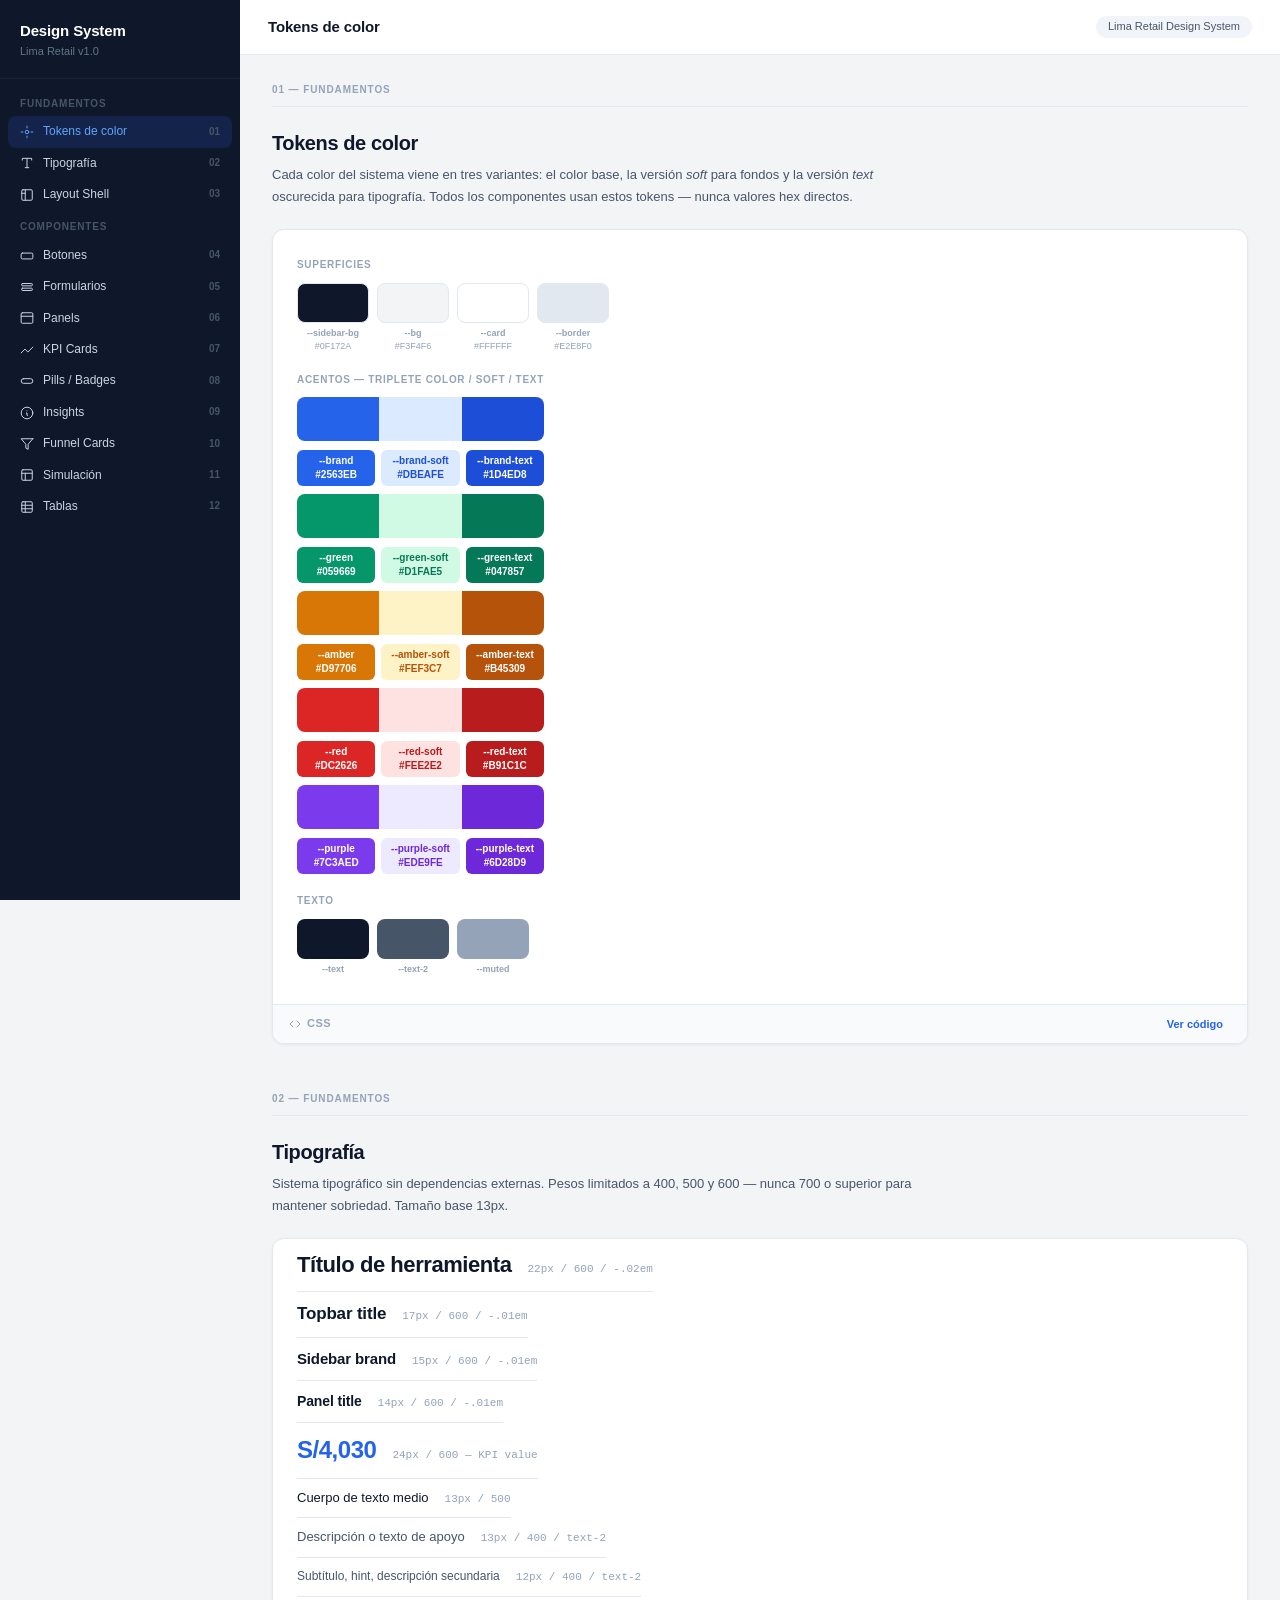
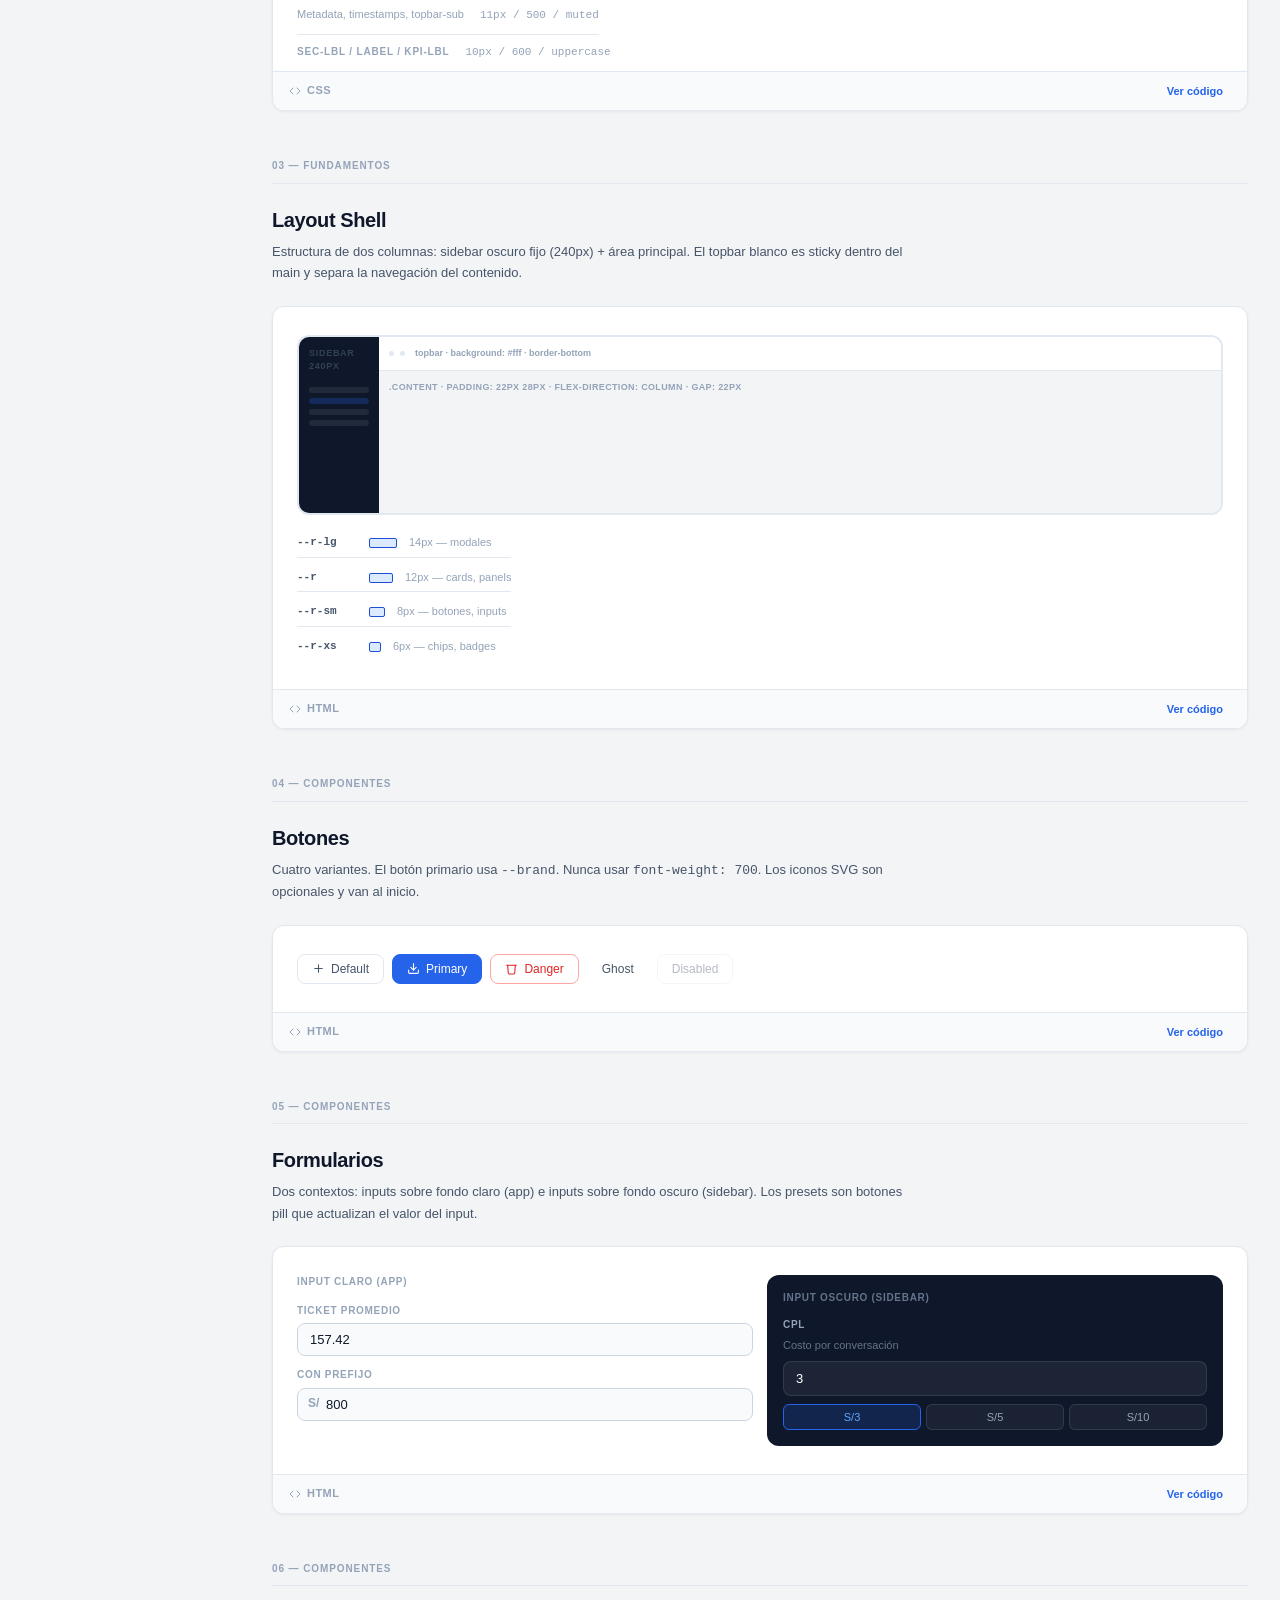
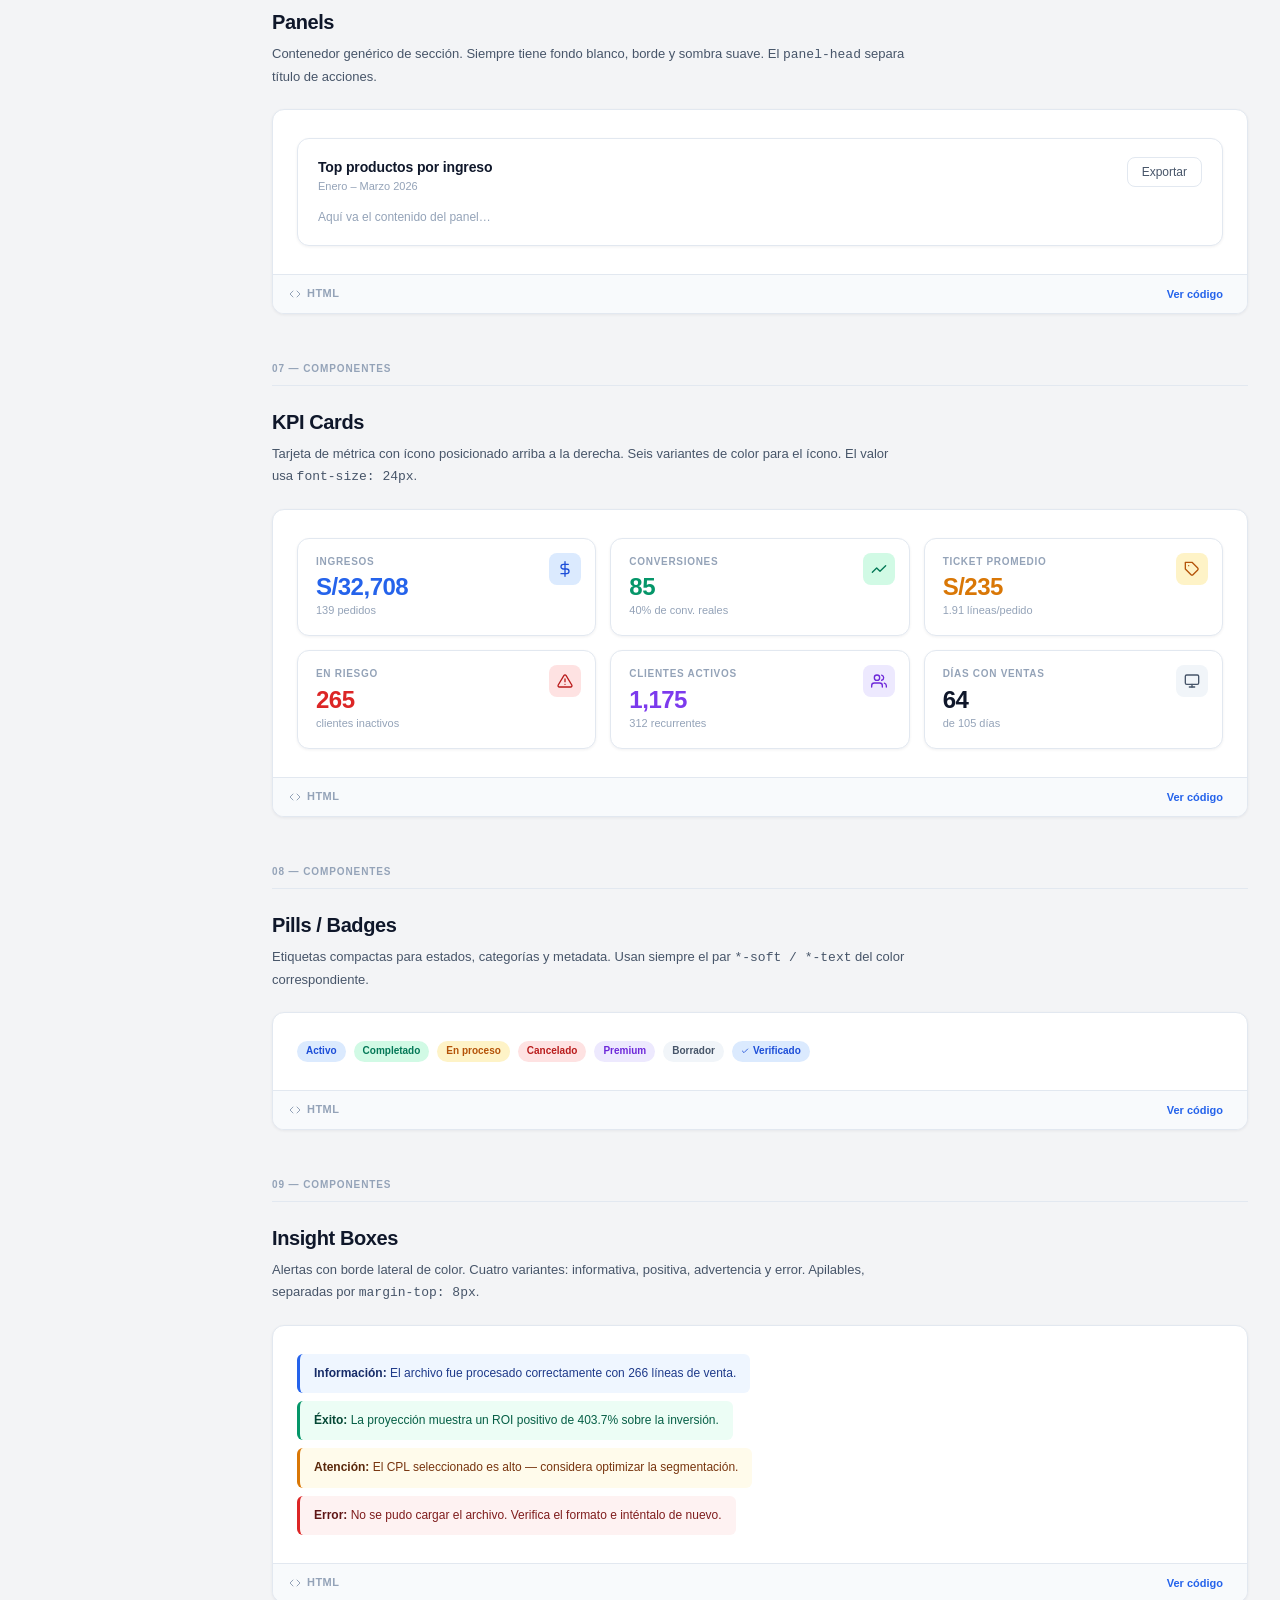
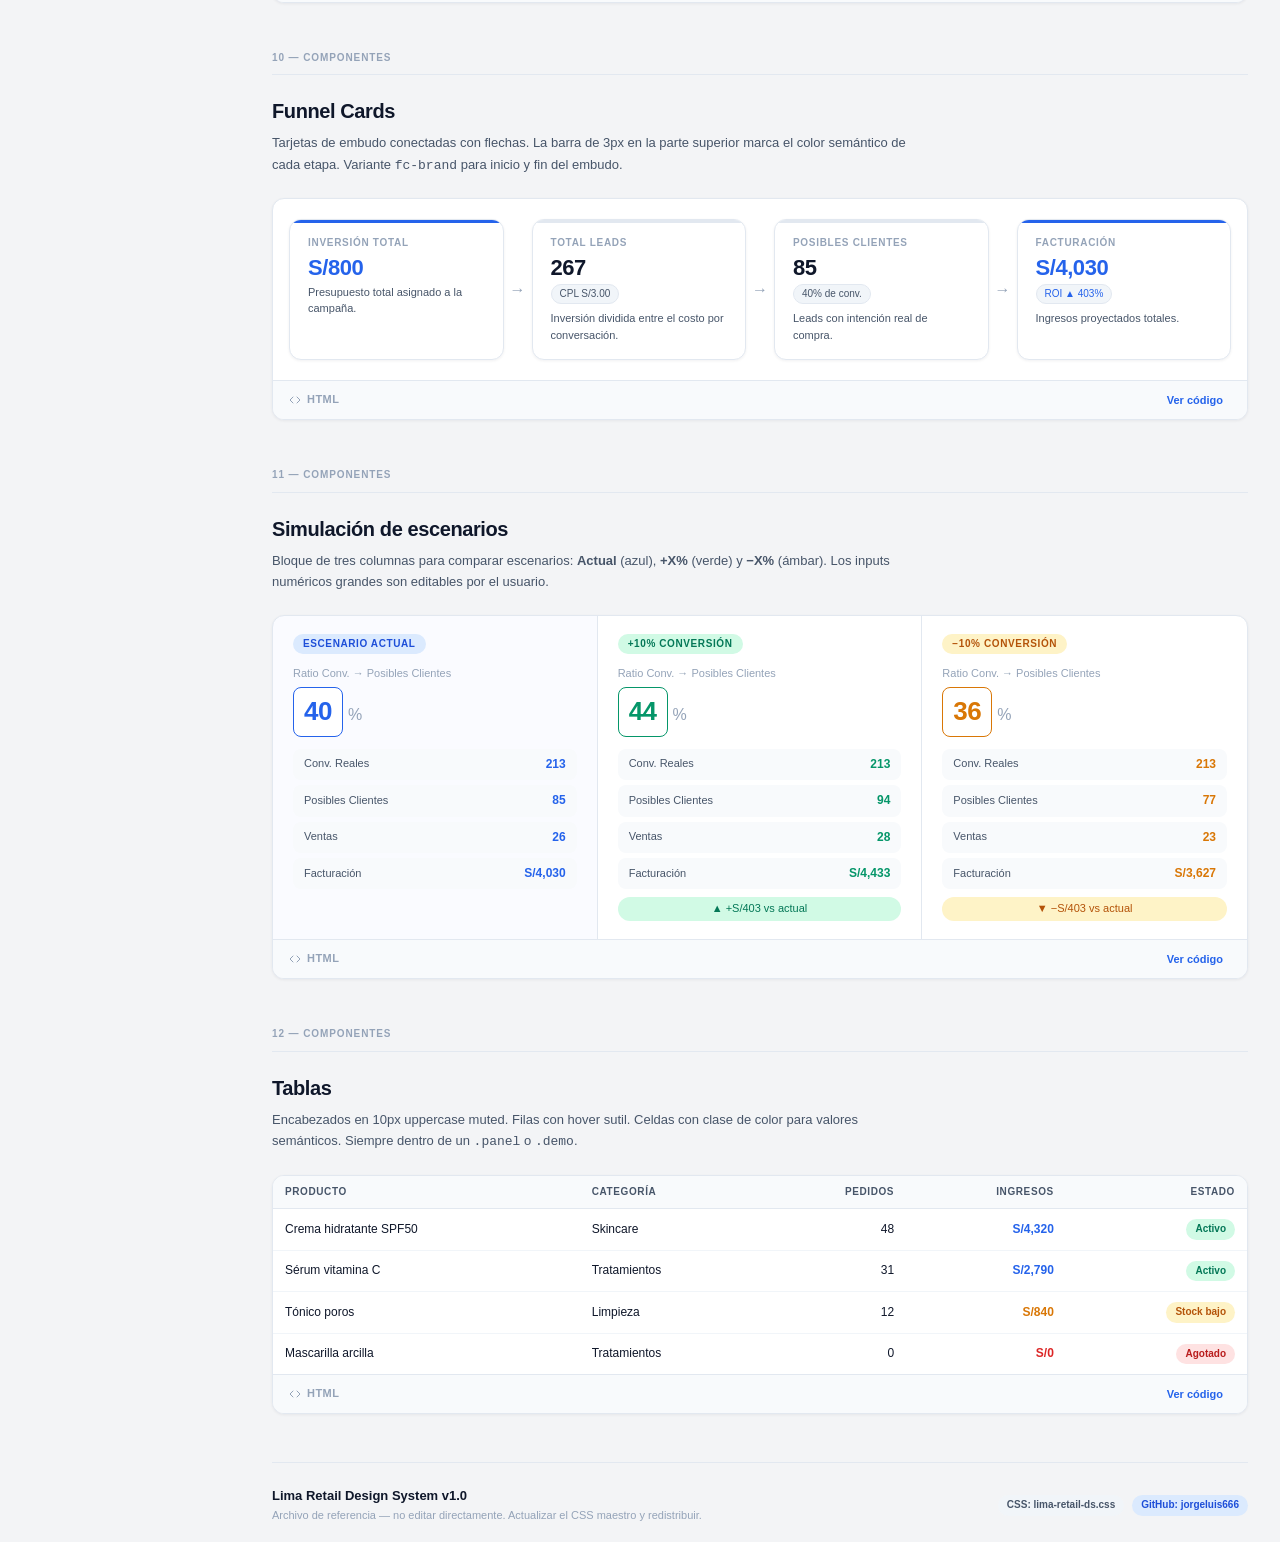
<file: lima-retail-manual.html>
<!DOCTYPE html>
<html lang="es">
<head>
<meta charset="UTF-8"/>
<meta name="viewport" content="width=device-width, initial-scale=1.0"/>
<title>Lima Retail DS</title>
<style>
/* ═══════════════════════════════════════════
   TOKENS
═══════════════════════════════════════════ */
:root {
  --sidebar-bg:    #0F172A;
  --sidebar-text:  #CBD5E1;
  --sidebar-muted: #475569;
  --bg:            #F3F4F6;
  --card:          #FFFFFF;
  --border:        #E2E8F0;
  --brand:         #2563EB; --brand-soft:  #DBEAFE; --brand-text:  #1D4ED8;
  --green:         #059669; --green-soft:  #D1FAE5; --green-text:  #047857;
  --amber:         #D97706; --amber-soft:  #FEF3C7; --amber-text:  #B45309;
  --red:           #DC2626; --red-soft:    #FEE2E2; --red-text:    #B91C1C;
  --purple:        #7C3AED; --purple-soft: #EDE9FE; --purple-text: #6D28D9;
  --text:          #0F172A;
  --text-2:        #475569;
  --muted:         #94A3B8;
  --font: -apple-system,BlinkMacSystemFont,"Segoe UI","Inter",Helvetica,sans-serif;
  --r-lg:14px; --r:12px; --r-sm:8px; --r-xs:6px;
  --sh:  0 1px 3px rgba(15,23,42,.06);
  --sh2: 0 4px 14px rgba(15,23,42,.08);
}

/* ═══════════════════════════════════════════
   RESET
═══════════════════════════════════════════ */
*,*::before,*::after{box-sizing:border-box;margin:0;padding:0}
html,body{height:100%}
body{font-family:var(--font);background:var(--bg);color:var(--text);font-size:13px;line-height:1.45}
button,input,select{font-family:inherit}

/* ═══════════════════════════════════════════
   SHELL
═══════════════════════════════════════════ */
.shell{min-height:100vh;display:flex}
.sidebar{width:240px;min-width:240px;background:var(--sidebar-bg);color:var(--sidebar-text);display:flex;flex-direction:column;position:sticky;top:0;max-height:100vh;overflow-y:auto}
.s-brand{padding:20px 20px 18px;border-bottom:1px solid rgba(255,255,255,.06);margin-bottom:8px;flex-shrink:0}
.s-title{font-size:15px;font-weight:600;color:#fff;letter-spacing:-.01em}
.s-sub{font-size:11px;color:#64748B;margin-top:2px}
.s-group-lbl{font-size:10px;text-transform:uppercase;color:var(--sidebar-muted);letter-spacing:.08em;padding:10px 20px 5px;font-weight:600}
.s-item{display:flex;align-items:center;gap:9px;padding:7px 12px;margin:0 8px;border-radius:var(--r-sm);color:var(--sidebar-text);font-size:12px;cursor:pointer;transition:background .15s;user-select:none;text-decoration:none}
.s-item:hover{background:rgba(255,255,255,.05);color:#fff;text-decoration:none}
.s-item.active{background:rgba(37,99,235,.16);color:#60A5FA}
.s-item svg{width:14px;height:14px;stroke-width:1.7;flex-shrink:0;fill:none;stroke:currentColor;stroke-linecap:round;stroke-linejoin:round}
.s-num{margin-left:auto;font-size:10px;color:var(--sidebar-muted);font-weight:600}
.main{flex:1;overflow-y:auto;display:flex;flex-direction:column}
.topbar{padding:16px 28px;background:#fff;border-bottom:1px solid var(--border);display:flex;align-items:center;justify-content:space-between;gap:16px;flex-shrink:0;position:sticky;top:0;z-index:10}
.topbar-title{font-size:15px;font-weight:600;color:var(--text);letter-spacing:-.01em}
.topbar-pill{display:inline-flex;align-items:center;gap:5px;background:#F1F5F9;border-radius:20px;padding:3px 12px;font-size:11px;color:var(--text-2);font-weight:500}
.content{padding:28px 32px;display:flex;flex-direction:column;gap:48px}

/* ═══════════════════════════════════════════
   SECTIONS
═══════════════════════════════════════════ */
.section{}
.sec-lbl{font-size:10px;font-weight:600;letter-spacing:.09em;text-transform:uppercase;color:var(--muted);border-bottom:1px solid var(--border);padding-bottom:9px;margin-bottom:22px}
.section-title{font-size:20px;font-weight:600;color:var(--text);letter-spacing:-.02em;margin-bottom:6px}
.section-desc{font-size:13px;color:var(--text-2);line-height:1.65;margin-bottom:22px;max-width:640px}

/* ═══════════════════════════════════════════
   DEMO BOX
═══════════════════════════════════════════ */
.demo{background:var(--card);border:1px solid var(--border);border-radius:var(--r);overflow:hidden;box-shadow:var(--sh)}
.demo-canvas{padding:28px 24px;display:flex;flex-wrap:wrap;gap:12px;align-items:flex-start}
.demo-canvas.dark{background:var(--sidebar-bg);padding:24px}
.demo-canvas.grid2{display:grid;grid-template-columns:1fr 1fr;gap:14px}
.demo-canvas.grid3{display:grid;grid-template-columns:1fr 1fr 1fr;gap:14px}
.demo-canvas.col{flex-direction:column}

/* Code block */
.code-toggle{display:flex;align-items:center;justify-content:space-between;padding:10px 16px;background:#F8FAFC;border-top:1px solid var(--border);cursor:pointer;user-select:none}
.code-toggle-lbl{font-size:11px;font-weight:600;color:var(--muted);letter-spacing:.04em;text-transform:uppercase;display:flex;align-items:center;gap:6px}
.code-toggle-btn{font-size:11px;color:var(--brand);font-weight:600;background:none;border:none;cursor:pointer;padding:3px 8px;border-radius:4px;transition:background .15s}
.code-toggle-btn:hover{background:var(--brand-soft)}
.code-wrap{display:none;position:relative}
.code-wrap.open{display:block}
pre{background:#0F172A;color:#CBD5E1;font-size:12px;line-height:1.7;padding:20px 20px 20px 20px;overflow-x:auto;font-family:"SF Mono","Fira Code","Cascadia Code",Consolas,monospace;margin:0;tab-size:2}
.copy-btn{position:absolute;top:10px;right:12px;background:rgba(255,255,255,.07);border:1px solid rgba(255,255,255,.1);color:#94A3B8;font-size:11px;font-weight:600;border-radius:5px;padding:4px 10px;cursor:pointer;transition:all .15s;font-family:inherit}
.copy-btn:hover{background:rgba(37,99,235,.25);border-color:rgba(37,99,235,.4);color:#60A5FA}
.copy-btn.copied{color:#86EFAC;border-color:rgba(5,150,105,.4)}

/* Syntax */
.kw {color:#93C5FD}   /* keyword / property */
.st {color:#FCD34D}   /* string / class */
.vl {color:#86EFAC}   /* value */
.cm {color:#475569;font-style:italic}  /* comment */
.pu {color:#CBD5E1}   /* punctuation */

/* ═══════════════════════════════════════════
   1. COLOR SWATCHES
═══════════════════════════════════════════ */
.color-group{display:flex;flex-direction:column;gap:4px}
.color-group-name{font-size:10px;font-weight:600;text-transform:uppercase;letter-spacing:.07em;color:var(--muted);margin-bottom:4px}
.swatch-row{display:flex;border-radius:var(--r-sm);overflow:hidden;height:44px}
.swatch{flex:1;display:flex;align-items:center;justify-content:center}
.swatch-meta{display:flex;gap:6px;margin-top:5px}
.swatch-chip{flex:1;border-radius:var(--r-xs);padding:4px 8px;font-size:10px;font-weight:600;line-height:1.4;text-align:center}

/* ═══════════════════════════════════════════
   DS COMPONENTS (reutilizamos para demos)
═══════════════════════════════════════════ */
/* Buttons */
.btn{display:inline-flex;align-items:center;gap:6px;padding:7px 14px;border:1px solid var(--border);border-radius:var(--r-sm);background:#fff;font-size:12px;font-weight:500;color:var(--text-2);cursor:pointer;transition:background .15s,border-color .15s;white-space:nowrap}
.btn:hover{background:#F8FAFC}
.btn.primary{background:var(--brand);color:#fff;border-color:var(--brand)}
.btn.primary:hover{background:var(--brand-text)}
.btn.danger{color:var(--red);border-color:#FCA5A5}
.btn.danger:hover{background:var(--red-soft)}
.btn.ghost{border-color:transparent;background:transparent}
.btn.ghost:hover{background:#F1F5F9}
.btn:disabled{opacity:.4;pointer-events:none}
.btn svg{width:13px;height:13px;flex-shrink:0;fill:none;stroke:currentColor;stroke-width:2;stroke-linecap:round;stroke-linejoin:round}

/* Inputs */
.inp{width:100%;padding:8px 12px;border:1px solid #CBD5E1;border-radius:var(--r-sm);font-size:13px;background:#F8FAFC;color:var(--text);outline:none;font-family:inherit;transition:background .15s,border-color .15s}
.inp:focus{background:#fff;border-color:var(--brand)}
.inp-wrap{position:relative}
.inp-pre{position:absolute;left:11px;top:50%;transform:translateY(-50%);font-size:12px;font-weight:600;color:var(--muted);pointer-events:none}
.inp-wrap .inp{padding-left:28px}
.sf-input{width:100%;background:rgba(255,255,255,.06);border:1px solid rgba(255,255,255,.1);border-radius:var(--r-sm);padding:9px 12px;color:#fff;font-size:13px;font-weight:500;font-family:inherit;outline:none;transition:border-color .15s,background .15s}
.sf-input:focus{border-color:var(--brand);background:rgba(37,99,235,.08)}
.sf-presets{display:flex;gap:5px;margin-top:8px}
.sf-preset{flex:1;padding:6px 4px;background:rgba(255,255,255,.05);border:1px solid rgba(255,255,255,.1);border-radius:6px;color:#94A3B8;font-size:11px;font-weight:500;cursor:pointer;text-align:center;transition:all .15s;font-family:inherit}
.sf-preset:hover,.sf-preset.on{background:rgba(37,99,235,.18);border-color:var(--brand);color:#60A5FA}
.sf-lbl{display:block;font-size:10px;font-weight:600;letter-spacing:.07em;text-transform:uppercase;color:#94A3B8;margin-bottom:5px}
.sf-hint{font-size:11px;color:#64748B;display:block;margin-bottom:7px;line-height:1.5}

/* Panel */
.panel{background:var(--card);border:1px solid var(--border);border-radius:var(--r);padding:18px 20px;box-shadow:var(--sh)}
.panel-head{display:flex;justify-content:space-between;align-items:flex-start;gap:12px;margin-bottom:14px;flex-wrap:wrap}
.panel-title{font-size:14px;font-weight:600;color:var(--text);letter-spacing:-.01em}
.panel-sub{font-size:11px;color:var(--muted);margin-top:2px}
.panel-meta{font-size:11px;color:var(--text-2)}

/* KPI */
.kpi-card{background:var(--card);border:1px solid var(--border);border-radius:var(--r);padding:16px 18px;box-shadow:var(--sh);position:relative}
.kpi-icon{position:absolute;top:14px;right:14px;width:32px;height:32px;border-radius:var(--r-sm);display:flex;align-items:center;justify-content:center}
.kpi-icon svg{width:16px;height:16px;stroke-width:2;fill:none;stroke-linecap:round;stroke-linejoin:round}
.kpi-icon.blue{background:var(--brand-soft)} .kpi-icon.blue svg{stroke:var(--brand-text)}
.kpi-icon.green{background:var(--green-soft)} .kpi-icon.green svg{stroke:var(--green-text)}
.kpi-icon.amber{background:var(--amber-soft)} .kpi-icon.amber svg{stroke:var(--amber-text)}
.kpi-icon.red{background:var(--red-soft)} .kpi-icon.red svg{stroke:var(--red-text)}
.kpi-icon.purple{background:var(--purple-soft)} .kpi-icon.purple svg{stroke:var(--purple-text)}
.kpi-icon.slate{background:#F1F5F9} .kpi-icon.slate svg{stroke:#475569}
.kpi-lbl{font-size:10px;font-weight:600;text-transform:uppercase;letter-spacing:.07em;color:var(--muted);padding-right:42px}
.kpi-val{font-size:24px;font-weight:600;color:var(--text);margin-top:6px;letter-spacing:-.02em;line-height:1}
.kpi-sub{font-size:11px;color:var(--muted);margin-top:4px}
.kpi-val.blue{color:var(--brand)} .kpi-val.green{color:var(--green)} .kpi-val.amber{color:var(--amber)} .kpi-val.red{color:var(--red)} .kpi-val.purple{color:var(--purple)}

/* Pills */
.pill{font-size:10px;font-weight:600;padding:3px 9px;border-radius:20px;display:inline-flex;align-items:center;gap:4px;white-space:nowrap}
.pill.blue{background:var(--brand-soft);color:var(--brand-text)}
.pill.green{background:var(--green-soft);color:var(--green-text)}
.pill.amber{background:var(--amber-soft);color:var(--amber-text)}
.pill.red{background:var(--red-soft);color:var(--red-text)}
.pill.purple{background:var(--purple-soft);color:var(--purple-text)}
.pill.gray{background:#F1F5F9;color:#475569}

/* Insights */
.insight{border-left:3px solid;border-radius:var(--r-xs);padding:10px 14px;font-size:12px;line-height:1.6}
.insight.info{background:#EFF6FF;border-color:var(--brand);color:#1E3A8A}
.insight.ok{background:#ECFDF5;border-color:var(--green);color:#065F46}
.insight.warn{background:#FFFBEB;border-color:var(--amber);color:#78350F}
.insight.err{background:#FEF2F2;border-color:var(--red);color:#7F1D1D}
.insight b{filter:brightness(.75)}

/* Funnel */
.funnel-row-demo{display:flex;align-items:stretch;gap:0}
.funnel-card{flex:1;background:var(--card);border:1px solid var(--border);border-radius:var(--r);padding:16px 18px;position:relative;overflow:hidden;display:flex;flex-direction:column;box-shadow:var(--sh)}
.funnel-card::before{content:'';position:absolute;top:0;left:0;right:0;height:3px}
.fc-brand::before{background:var(--brand)}
.fc-slate::before{background:var(--border)}
.fc-green::before{background:var(--green)}
.fc-amber::before{background:var(--amber)}
.fc-lbl{font-size:10px;font-weight:600;letter-spacing:.07em;text-transform:uppercase;color:var(--muted);margin-bottom:6px;padding-right:0}
.fc-val{font-size:22px;font-weight:600;color:var(--text);line-height:1;letter-spacing:-.02em;margin-bottom:5px}
.fc-val.brand{color:var(--brand)} .fc-val.green{color:var(--green)} .fc-val.amber{color:var(--amber)}
.fc-ratio{display:inline-flex;align-items:center;gap:4px;background:#F1F5F9;border:1px solid var(--border);border-radius:20px;padding:2px 8px;font-size:10px;font-weight:500;color:var(--text-2);margin-bottom:6px;width:fit-content}
.fc-desc{font-size:11px;color:var(--text-2);line-height:1.5;flex:1}
.funnel-arrow-demo{display:flex;align-items:center;padding:0 6px;color:var(--muted);font-size:16px;flex-shrink:0;align-self:center}

/* Scenario */
.sc-grid{display:grid;grid-template-columns:1fr 1fr 1fr}
.sc-col{padding:18px 20px;border-right:1px solid var(--border)}
.sc-col:last-child{border-right:none}
.sc-col.is-base{background:rgba(37,99,235,.025)}
.sc-badge{display:inline-flex;align-items:center;gap:5px;font-size:10px;font-weight:600;letter-spacing:.06em;text-transform:uppercase;padding:3px 10px;border-radius:20px;margin-bottom:12px}
.sc-badge.base{background:var(--brand-soft);color:var(--brand-text)}
.sc-badge.up{background:var(--green-soft);color:var(--green-text)}
.sc-badge.down{background:var(--amber-soft);color:var(--amber-text)}
.sc-ratio-lbl{font-size:11px;color:var(--muted);margin-bottom:5px;font-weight:500}
.sc-ratio-wrap{display:flex;align-items:baseline;gap:5px;margin-bottom:12px}
.sc-big-num{font-size:26px;font-weight:600;letter-spacing:-.02em;border:1px solid var(--border);border-radius:var(--r-sm);padding:5px 10px;background:#fff;color:var(--text)}
.sc-big-num.blue{border-color:var(--brand);color:var(--brand)}
.sc-big-num.green{border-color:var(--green);color:var(--green)}
.sc-big-num.amber{border-color:var(--amber);color:var(--amber)}
.sc-pct{font-size:16px;font-weight:500;color:var(--muted)}
.sc-rows{display:flex;flex-direction:column;gap:5px}
.sc-row{display:flex;justify-content:space-between;align-items:center;padding:7px 11px;background:#F8FAFC;border-radius:var(--r-sm)}
.sc-row-lbl{font-size:11px;color:var(--text-2);font-weight:500}
.sc-row-val{font-size:12px;font-weight:600;color:var(--text)}
.sc-row-val.blue{color:var(--brand)} .sc-row-val.green{color:var(--green)} .sc-row-val.amber{color:var(--amber)}
.sc-delta{font-size:11px;font-weight:500;margin-top:8px;padding:4px 10px;border-radius:20px;text-align:center}
.sc-delta.up{background:var(--green-soft);color:var(--green-text)}
.sc-delta.down{background:var(--amber-soft);color:var(--amber-text)}

/* Tables */
table{width:100%;border-collapse:collapse;font-size:12px}
th{background:#F8FAFC;padding:9px 12px;text-align:left;font-size:10px;font-weight:600;text-transform:uppercase;letter-spacing:.06em;color:var(--text-2);border-bottom:1px solid var(--border)}
td{padding:10px 12px;border-bottom:1px solid #F1F5F9;color:var(--text);font-weight:400}
tr:last-child td{border-bottom:none}
tr:hover td{background:#FAFBFC}
th.r,td.r{text-align:right}
td.brand{color:var(--brand);font-weight:600}
td.green{color:var(--green);font-weight:600}
td.amber{color:var(--amber);font-weight:600}
td.red{color:var(--red);font-weight:600}

/* Typo tokens */
.typo-row{display:flex;align-items:baseline;gap:16px;padding:10px 0;border-bottom:1px solid var(--border)}
.typo-row:last-child{border-bottom:none}
.typo-sample{color:var(--text);flex:1}
.typo-meta{font-size:11px;color:var(--muted);white-space:nowrap;font-weight:500;font-family:"SF Mono","Cascadia Code",Consolas,monospace}

/* Layout diagram */
.layout-diagram{border:2px solid var(--border);border-radius:var(--r);overflow:hidden;font-size:11px;display:flex;height:180px}
.ld-sidebar{width:80px;background:var(--sidebar-bg);color:#64748B;padding:10px;display:flex;flex-direction:column;gap:4px;flex-shrink:0}
.ld-sidebar-label{font-size:9px;font-weight:600;text-transform:uppercase;letter-spacing:.08em;color:#334155;margin-bottom:4px}
.ld-main{flex:1;display:flex;flex-direction:column}
.ld-topbar{height:34px;background:#fff;border-bottom:1px solid var(--border);display:flex;align-items:center;padding:0 10px;font-size:9px;color:var(--muted);font-weight:600;gap:6px;flex-shrink:0}
.ld-content{flex:1;background:var(--bg);padding:10px;font-size:9px;color:var(--muted);font-weight:600;letter-spacing:.04em;text-transform:uppercase}
.ld-dot{width:5px;height:5px;border-radius:50%;background:var(--border)}

/* Spacing tokens */
.space-row{display:flex;align-items:center;gap:12px;padding:6px 0;border-bottom:1px solid var(--border)}
.space-row:last-child{border-bottom:none}
.space-bar{height:10px;background:var(--brand-soft);border-radius:2px;border:1px solid var(--brand-text)}
.space-lbl{font-size:11px;font-weight:600;color:var(--text-2);width:60px;flex-shrink:0;font-family:"SF Mono","Cascadia Code",Consolas,monospace}
.space-val{font-size:11px;color:var(--muted)}

/* ═══════════════════════════════════════════
   RESPONSIVE
═══════════════════════════════════════════ */
@media(max-width:900px){
  .shell{flex-direction:column}
  .sidebar{width:100%;min-width:0;position:relative;max-height:none}
  .content{padding:20px 18px}
  .demo-canvas.grid2,.demo-canvas.grid3{grid-template-columns:1fr}
  .sc-grid{grid-template-columns:1fr}
  .funnel-row-demo{flex-wrap:wrap}
  .funnel-arrow-demo{display:none}
}
</style>
</head>
<body>
<div class="shell">

<!-- ══ SIDEBAR ══════════════════════════════════════ -->
<aside class="sidebar">
  <div class="s-brand">
    <div class="s-title">Design System</div>
    <div class="s-sub">Lima Retail v1.0</div>
  </div>

  <div class="s-group-lbl">Fundamentos</div>
  <a class="s-item active" href="#tokens">
    <svg viewBox="0 0 24 24"><circle cx="12" cy="12" r="3"/><path d="M12 2v3m0 14v3M2 12h3m14 0h3"/></svg>
    Tokens de color<span class="s-num">01</span>
  </a>
  <a class="s-item" href="#typo">
    <svg viewBox="0 0 24 24"><polyline points="4 7 4 4 20 4 20 7"/><line x1="9" y1="20" x2="15" y2="20"/><line x1="12" y1="4" x2="12" y2="20"/></svg>
    Tipografía<span class="s-num">02</span>
  </a>
  <a class="s-item" href="#layout">
    <svg viewBox="0 0 24 24"><rect x="3" y="3" width="18" height="18" rx="2"/><path d="M9 3v18M3 9h6"/></svg>
    Layout Shell<span class="s-num">03</span>
  </a>

  <div class="s-group-lbl">Componentes</div>
  <a class="s-item" href="#buttons">
    <svg viewBox="0 0 24 24"><rect x="2" y="7" width="20" height="10" rx="2"/></svg>
    Botones<span class="s-num">04</span>
  </a>
  <a class="s-item" href="#forms">
    <svg viewBox="0 0 24 24"><rect x="3" y="6" width="18" height="4" rx="1"/><rect x="3" y="14" width="18" height="4" rx="1"/></svg>
    Formularios<span class="s-num">05</span>
  </a>
  <a class="s-item" href="#panels">
    <svg viewBox="0 0 24 24"><rect x="2" y="3" width="20" height="18" rx="2"/><path d="M2 9h20"/></svg>
    Panels<span class="s-num">06</span>
  </a>
  <a class="s-item" href="#kpi">
    <svg viewBox="0 0 24 24"><polyline points="22 7 13.5 15.5 8.5 10.5 2 17"/></svg>
    KPI Cards<span class="s-num">07</span>
  </a>
  <a class="s-item" href="#pills">
    <svg viewBox="0 0 24 24"><rect x="2" y="8" width="20" height="8" rx="4"/></svg>
    Pills / Badges<span class="s-num">08</span>
  </a>
  <a class="s-item" href="#insights">
    <svg viewBox="0 0 24 24"><path d="M13 16h-1v-4h-1m1-4h.01"/><circle cx="12" cy="12" r="10"/></svg>
    Insights<span class="s-num">09</span>
  </a>
  <a class="s-item" href="#funnel">
    <svg viewBox="0 0 24 24"><polygon points="22 3 2 3 10 12.46 10 19 14 21 14 12.46 22 3"/></svg>
    Funnel Cards<span class="s-num">10</span>
  </a>
  <a class="s-item" href="#scenarios">
    <svg viewBox="0 0 24 24"><rect x="3" y="3" width="18" height="18" rx="2"/><path d="M3 9h18M9 21V9"/></svg>
    Simulación<span class="s-num">11</span>
  </a>
  <a class="s-item" href="#tables">
    <svg viewBox="0 0 24 24"><rect x="3" y="3" width="18" height="18" rx="2"/><path d="M3 9h18M3 15h18M9 3v18"/></svg>
    Tablas<span class="s-num">12</span>
  </a>
</aside>

<!-- ══ MAIN ══════════════════════════════════════════ -->
<main class="main" id="main">
  <div class="topbar">
    <div class="topbar-title" id="topbar-title">Tokens de color</div>
    <div class="topbar-pill">Lima Retail Design System</div>
  </div>

  <div class="content">

    <!-- ══ 01 TOKENS ══════════════════════════════ -->
    <section class="section" id="tokens" data-label="Tokens de color">
      <div class="sec-lbl">01 — Fundamentos</div>
      <div class="section-title">Tokens de color</div>
      <div class="section-desc">Cada color del sistema viene en tres variantes: el color base, la versión <em>soft</em> para fondos y la versión <em>text</em> oscurecida para tipografía. Todos los componentes usan estos tokens — nunca valores hex directos.</div>

      <div class="demo">
        <div class="demo-canvas col" style="gap:20px">

          <!-- Superficie -->
          <div>
            <div style="font-size:10px;font-weight:600;text-transform:uppercase;letter-spacing:.07em;color:var(--muted);margin-bottom:10px">Superficies</div>
            <div style="display:flex;gap:8px;flex-wrap:wrap">
              <div style="text-align:center">
                <div style="width:72px;height:40px;background:#0F172A;border-radius:var(--r-sm);border:1px solid var(--border)"></div>
                <div style="font-size:9px;font-weight:600;color:var(--muted);margin-top:4px">--sidebar-bg</div>
                <div style="font-size:9px;color:var(--muted)">#0F172A</div>
              </div>
              <div style="text-align:center">
                <div style="width:72px;height:40px;background:#F3F4F6;border-radius:var(--r-sm);border:1px solid var(--border)"></div>
                <div style="font-size:9px;font-weight:600;color:var(--muted);margin-top:4px">--bg</div>
                <div style="font-size:9px;color:var(--muted)">#F3F4F6</div>
              </div>
              <div style="text-align:center">
                <div style="width:72px;height:40px;background:#FFFFFF;border-radius:var(--r-sm);border:1px solid var(--border)"></div>
                <div style="font-size:9px;font-weight:600;color:var(--muted);margin-top:4px">--card</div>
                <div style="font-size:9px;color:var(--muted)">#FFFFFF</div>
              </div>
              <div style="text-align:center">
                <div style="width:72px;height:40px;background:#E2E8F0;border-radius:var(--r-sm);border:1px solid var(--border)"></div>
                <div style="font-size:9px;font-weight:600;color:var(--muted);margin-top:4px">--border</div>
                <div style="font-size:9px;color:var(--muted)">#E2E8F0</div>
              </div>
            </div>
          </div>

          <!-- Acentos -->
          <div>
            <div style="font-size:10px;font-weight:600;text-transform:uppercase;letter-spacing:.07em;color:var(--muted);margin-bottom:10px">Acentos — triplete color / soft / text</div>
            <div style="display:flex;flex-direction:column;gap:8px">

              <div class="color-group">
                <div class="swatch-row">
                  <div class="swatch" style="background:#2563EB"></div>
                  <div class="swatch" style="background:#DBEAFE"></div>
                  <div class="swatch" style="background:#1D4ED8"></div>
                </div>
                <div class="swatch-meta">
                  <div class="swatch-chip" style="background:#2563EB;color:#fff">--brand<br>#2563EB</div>
                  <div class="swatch-chip" style="background:#DBEAFE;color:#1D4ED8">--brand-soft<br>#DBEAFE</div>
                  <div class="swatch-chip" style="background:#1D4ED8;color:#fff">--brand-text<br>#1D4ED8</div>
                </div>
              </div>

              <div class="color-group">
                <div class="swatch-row">
                  <div class="swatch" style="background:#059669"></div>
                  <div class="swatch" style="background:#D1FAE5"></div>
                  <div class="swatch" style="background:#047857"></div>
                </div>
                <div class="swatch-meta">
                  <div class="swatch-chip" style="background:#059669;color:#fff">--green<br>#059669</div>
                  <div class="swatch-chip" style="background:#D1FAE5;color:#047857">--green-soft<br>#D1FAE5</div>
                  <div class="swatch-chip" style="background:#047857;color:#fff">--green-text<br>#047857</div>
                </div>
              </div>

              <div class="color-group">
                <div class="swatch-row">
                  <div class="swatch" style="background:#D97706"></div>
                  <div class="swatch" style="background:#FEF3C7"></div>
                  <div class="swatch" style="background:#B45309"></div>
                </div>
                <div class="swatch-meta">
                  <div class="swatch-chip" style="background:#D97706;color:#fff">--amber<br>#D97706</div>
                  <div class="swatch-chip" style="background:#FEF3C7;color:#B45309">--amber-soft<br>#FEF3C7</div>
                  <div class="swatch-chip" style="background:#B45309;color:#fff">--amber-text<br>#B45309</div>
                </div>
              </div>

              <div class="color-group">
                <div class="swatch-row">
                  <div class="swatch" style="background:#DC2626"></div>
                  <div class="swatch" style="background:#FEE2E2"></div>
                  <div class="swatch" style="background:#B91C1C"></div>
                </div>
                <div class="swatch-meta">
                  <div class="swatch-chip" style="background:#DC2626;color:#fff">--red<br>#DC2626</div>
                  <div class="swatch-chip" style="background:#FEE2E2;color:#B91C1C">--red-soft<br>#FEE2E2</div>
                  <div class="swatch-chip" style="background:#B91C1C;color:#fff">--red-text<br>#B91C1C</div>
                </div>
              </div>

              <div class="color-group">
                <div class="swatch-row">
                  <div class="swatch" style="background:#7C3AED"></div>
                  <div class="swatch" style="background:#EDE9FE"></div>
                  <div class="swatch" style="background:#6D28D9"></div>
                </div>
                <div class="swatch-meta">
                  <div class="swatch-chip" style="background:#7C3AED;color:#fff">--purple<br>#7C3AED</div>
                  <div class="swatch-chip" style="background:#EDE9FE;color:#6D28D9">--purple-soft<br>#EDE9FE</div>
                  <div class="swatch-chip" style="background:#6D28D9;color:#fff">--purple-text<br>#6D28D9</div>
                </div>
              </div>

            </div>
          </div>

          <!-- Texto -->
          <div>
            <div style="font-size:10px;font-weight:600;text-transform:uppercase;letter-spacing:.07em;color:var(--muted);margin-bottom:10px">Texto</div>
            <div style="display:flex;gap:8px;flex-wrap:wrap">
              <div style="text-align:center"><div style="width:72px;height:40px;background:#0F172A;border-radius:var(--r-sm)"></div><div style="font-size:9px;font-weight:600;color:var(--muted);margin-top:4px">--text</div></div>
              <div style="text-align:center"><div style="width:72px;height:40px;background:#475569;border-radius:var(--r-sm)"></div><div style="font-size:9px;font-weight:600;color:var(--muted);margin-top:4px">--text-2</div></div>
              <div style="text-align:center"><div style="width:72px;height:40px;background:#94A3B8;border-radius:var(--r-sm)"></div><div style="font-size:9px;font-weight:600;color:var(--muted);margin-top:4px">--muted</div></div>
            </div>
          </div>
        </div>

        <div class="code-toggle" onclick="toggleCode(this)">
          <span class="code-toggle-lbl">
            <svg width="12" height="12" viewBox="0 0 24 24" fill="none" stroke="currentColor" stroke-width="2" stroke-linecap="round"><polyline points="16 18 22 12 16 6"/><polyline points="8 6 2 12 8 18"/></svg>
            CSS
          </span>
          <button class="code-toggle-btn">Ver código</button>
        </div>
        <div class="code-wrap">
          <button class="copy-btn" onclick="copyCode(this)">Copiar</button>
          <pre><span class="cm">/* Tokens — pegar en :root */</span>
<span class="kw">--brand</span><span class="pu">:</span>        <span class="vl">#2563EB</span><span class="pu">;</span>  <span class="kw">--brand-soft</span><span class="pu">:</span>  <span class="vl">#DBEAFE</span><span class="pu">;</span>  <span class="kw">--brand-text</span><span class="pu">:</span>  <span class="vl">#1D4ED8</span><span class="pu">;</span>
<span class="kw">--green</span><span class="pu">:</span>        <span class="vl">#059669</span><span class="pu">;</span>  <span class="kw">--green-soft</span><span class="pu">:</span>  <span class="vl">#D1FAE5</span><span class="pu">;</span>  <span class="kw">--green-text</span><span class="pu">:</span>  <span class="vl">#047857</span><span class="pu">;</span>
<span class="kw">--amber</span><span class="pu">:</span>        <span class="vl">#D97706</span><span class="pu">;</span>  <span class="kw">--amber-soft</span><span class="pu">:</span>  <span class="vl">#FEF3C7</span><span class="pu">;</span>  <span class="kw">--amber-text</span><span class="pu">:</span>  <span class="vl">#B45309</span><span class="pu">;</span>
<span class="kw">--red</span><span class="pu">:</span>          <span class="vl">#DC2626</span><span class="pu">;</span>  <span class="kw">--red-soft</span><span class="pu">:</span>    <span class="vl">#FEE2E2</span><span class="pu">;</span>  <span class="kw">--red-text</span><span class="pu">:</span>    <span class="vl">#B91C1C</span><span class="pu">;</span>
<span class="kw">--purple</span><span class="pu">:</span>       <span class="vl">#7C3AED</span><span class="pu">;</span>  <span class="kw">--purple-soft</span><span class="pu">:</span> <span class="vl">#EDE9FE</span><span class="pu">;</span>  <span class="kw">--purple-text</span><span class="pu">:</span> <span class="vl">#6D28D9</span><span class="pu">;</span></pre>
        </div>
      </div>
    </section>

    <!-- ══ 02 TIPOGRAFÍA ══════════════════════════ -->
    <section class="section" id="typo" data-label="Tipografía">
      <div class="sec-lbl">02 — Fundamentos</div>
      <div class="section-title">Tipografía</div>
      <div class="section-desc">Sistema tipográfico sin dependencias externas. Pesos limitados a 400, 500 y 600 — nunca 700 o superior para mantener sobriedad. Tamaño base 13px.</div>

      <div class="demo">
        <div class="demo-canvas col" style="gap:0;padding:0 24px">
          <div class="typo-row">
            <div class="typo-sample" style="font-size:22px;font-weight:600;letter-spacing:-.02em">Título de herramienta</div>
            <div class="typo-meta">22px / 600 / -.02em</div>
          </div>
          <div class="typo-row">
            <div class="typo-sample" style="font-size:17px;font-weight:600;letter-spacing:-.01em">Topbar title</div>
            <div class="typo-meta">17px / 600 / -.01em</div>
          </div>
          <div class="typo-row">
            <div class="typo-sample" style="font-size:15px;font-weight:600;letter-spacing:-.01em">Sidebar brand</div>
            <div class="typo-meta">15px / 600 / -.01em</div>
          </div>
          <div class="typo-row">
            <div class="typo-sample" style="font-size:14px;font-weight:600;letter-spacing:-.01em">Panel title</div>
            <div class="typo-meta">14px / 600 / -.01em</div>
          </div>
          <div class="typo-row">
            <div class="typo-sample" style="font-size:24px;font-weight:600;letter-spacing:-.02em;color:var(--brand)">S/4,030</div>
            <div class="typo-meta">24px / 600 — KPI value</div>
          </div>
          <div class="typo-row">
            <div class="typo-sample" style="font-size:13px;font-weight:500">Cuerpo de texto medio</div>
            <div class="typo-meta">13px / 500</div>
          </div>
          <div class="typo-row">
            <div class="typo-sample" style="font-size:13px;font-weight:400;color:var(--text-2)">Descripción o texto de apoyo</div>
            <div class="typo-meta">13px / 400 / text-2</div>
          </div>
          <div class="typo-row">
            <div class="typo-sample" style="font-size:12px;font-weight:400;color:var(--text-2)">Subtítulo, hint, descripción secundaria</div>
            <div class="typo-meta">12px / 400 / text-2</div>
          </div>
          <div class="typo-row">
            <div class="typo-sample" style="font-size:11px;font-weight:500;color:var(--muted)">Metadata, timestamps, topbar-sub</div>
            <div class="typo-meta">11px / 500 / muted</div>
          </div>
          <div class="typo-row">
            <div class="typo-sample" style="font-size:10px;font-weight:600;text-transform:uppercase;letter-spacing:.08em;color:var(--muted)">SEC-LBL / LABEL / KPI-LBL</div>
            <div class="typo-meta">10px / 600 / uppercase</div>
          </div>
        </div>
        <div class="code-toggle" onclick="toggleCode(this)">
          <span class="code-toggle-lbl"><svg width="12" height="12" viewBox="0 0 24 24" fill="none" stroke="currentColor" stroke-width="2" stroke-linecap="round"><polyline points="16 18 22 12 16 6"/><polyline points="8 6 2 12 8 18"/></svg>CSS</span>
          <button class="code-toggle-btn">Ver código</button>
        </div>
        <div class="code-wrap">
          <button class="copy-btn" onclick="copyCode(this)">Copiar</button>
          <pre><span class="kw">--font</span><span class="pu">:</span> <span class="vl">-apple-system, BlinkMacSystemFont, "Segoe UI", "Inter", Helvetica, sans-serif</span><span class="pu">;</span>

<span class="cm">/* Pesos permitidos: 400 · 500 · 600 — nunca 700+ */</span>
<span class="st">.panel-title</span>  <span class="pu">{</span> <span class="kw">font-size</span><span class="pu">:</span> <span class="vl">14px</span><span class="pu">;</span> <span class="kw">font-weight</span><span class="pu">:</span> <span class="vl">600</span><span class="pu">;</span> <span class="kw">letter-spacing</span><span class="pu">:</span> <span class="vl">-.01em</span><span class="pu">;</span> <span class="pu">}</span>
<span class="st">.kpi-val</span>       <span class="pu">{</span> <span class="kw">font-size</span><span class="pu">:</span> <span class="vl">24px</span><span class="pu">;</span> <span class="kw">font-weight</span><span class="pu">:</span> <span class="vl">600</span><span class="pu">;</span> <span class="kw">letter-spacing</span><span class="pu">:</span> <span class="vl">-.02em</span><span class="pu">;</span> <span class="pu">}</span>
<span class="st">.kpi-lbl</span>       <span class="pu">{</span> <span class="kw">font-size</span><span class="pu">:</span> <span class="vl">10px</span><span class="pu">;</span> <span class="kw">font-weight</span><span class="pu">:</span> <span class="vl">600</span><span class="pu">;</span> <span class="kw">text-transform</span><span class="pu">:</span> <span class="vl">uppercase</span><span class="pu">;</span> <span class="kw">letter-spacing</span><span class="pu">:</span> <span class="vl">.07em</span><span class="pu">;</span> <span class="pu">}</span>
<span class="st">.sec-lbl</span>       <span class="pu">{</span> <span class="kw">font-size</span><span class="pu">:</span> <span class="vl">10px</span><span class="pu">;</span> <span class="kw">font-weight</span><span class="pu">:</span> <span class="vl">600</span><span class="pu">;</span> <span class="kw">letter-spacing</span><span class="pu">:</span> <span class="vl">.09em</span><span class="pu">;</span> <span class="kw">text-transform</span><span class="pu">:</span> <span class="vl">uppercase</span><span class="pu">;</span> <span class="pu">}</span></pre>
        </div>
      </div>
    </section>

    <!-- ══ 03 LAYOUT ══════════════════════════════ -->
    <section class="section" id="layout" data-label="Layout Shell">
      <div class="sec-lbl">03 — Fundamentos</div>
      <div class="section-title">Layout Shell</div>
      <div class="section-desc">Estructura de dos columnas: sidebar oscuro fijo (240px) + área principal. El topbar blanco es sticky dentro del main y separa la navegación del contenido.</div>

      <div class="demo">
        <div class="demo-canvas">
          <div style="width:100%">
            <div class="layout-diagram">
              <div class="ld-sidebar">
                <div class="ld-sidebar-label">sidebar<br>240px</div>
                <div style="display:flex;flex-direction:column;gap:5px;margin-top:6px">
                  <div style="height:6px;background:rgba(255,255,255,.08);border-radius:3px"></div>
                  <div style="height:6px;background:rgba(37,99,235,.25);border-radius:3px"></div>
                  <div style="height:6px;background:rgba(255,255,255,.08);border-radius:3px"></div>
                  <div style="height:6px;background:rgba(255,255,255,.08);border-radius:3px"></div>
                </div>
              </div>
              <div class="ld-main">
                <div class="ld-topbar">
                  <div class="ld-dot"></div><div class="ld-dot"></div>
                  <span style="margin-left:4px">topbar · background: #fff · border-bottom</span>
                </div>
                <div class="ld-content">
                  .content · padding: 22px 28px · flex-direction: column · gap: 22px
                </div>
              </div>
            </div>
            <div style="margin-top:14px;display:flex;gap:24px;flex-wrap:wrap">
              <div style="display:flex;flex-direction:column;gap:6px">
                <div class="space-row"><div class="space-lbl">--r-lg</div><div class="space-bar" style="width:28px"></div><div class="space-val">14px — modales</div></div>
                <div class="space-row"><div class="space-lbl">--r</div><div class="space-bar" style="width:24px"></div><div class="space-val">12px — cards, panels</div></div>
                <div class="space-row"><div class="space-lbl">--r-sm</div><div class="space-bar" style="width:16px"></div><div class="space-val">8px — botones, inputs</div></div>
                <div class="space-row"><div class="space-lbl">--r-xs</div><div class="space-bar" style="width:12px"></div><div class="space-val">6px — chips, badges</div></div>
              </div>
            </div>
          </div>
        </div>
        <div class="code-toggle" onclick="toggleCode(this)">
          <span class="code-toggle-lbl"><svg width="12" height="12" viewBox="0 0 24 24" fill="none" stroke="currentColor" stroke-width="2" stroke-linecap="round"><polyline points="16 18 22 12 16 6"/><polyline points="8 6 2 12 8 18"/></svg>HTML</span>
          <button class="code-toggle-btn">Ver código</button>
        </div>
        <div class="code-wrap">
          <button class="copy-btn" onclick="copyCode(this)">Copiar</button>
          <pre><span class="pu">&lt;</span><span class="kw">div</span> <span class="st">class</span><span class="pu">="</span><span class="vl">shell</span><span class="pu">"&gt;</span>
  <span class="pu">&lt;</span><span class="kw">aside</span> <span class="st">class</span><span class="pu">="</span><span class="vl">sidebar</span><span class="pu">"&gt;</span>
    <span class="pu">&lt;</span><span class="kw">div</span> <span class="st">class</span><span class="pu">="</span><span class="vl">s-brand</span><span class="pu">"&gt;</span>
      <span class="pu">&lt;</span><span class="kw">div</span> <span class="st">class</span><span class="pu">="</span><span class="vl">s-title</span><span class="pu">"&gt;</span>Nombre de la herramienta<span class="pu">&lt;/</span><span class="kw">div</span><span class="pu">&gt;</span>
      <span class="pu">&lt;</span><span class="kw">div</span> <span class="st">class</span><span class="pu">="</span><span class="vl">s-sub</span><span class="pu">"&gt;</span>Agencia Lima Retail<span class="pu">&lt;/</span><span class="kw">div</span><span class="pu">&gt;</span>
    <span class="pu">&lt;/</span><span class="kw">div</span><span class="pu">&gt;</span>
    <span class="cm">&lt;!-- .s-item para navegación --&gt;</span>
  <span class="pu">&lt;/</span><span class="kw">aside</span><span class="pu">&gt;</span>

  <span class="pu">&lt;</span><span class="kw">main</span> <span class="st">class</span><span class="pu">="</span><span class="vl">main</span><span class="pu">"&gt;</span>
    <span class="pu">&lt;</span><span class="kw">div</span> <span class="st">class</span><span class="pu">="</span><span class="vl">topbar</span><span class="pu">"&gt;</span>
      <span class="pu">&lt;</span><span class="kw">div</span> <span class="st">class</span><span class="pu">="</span><span class="vl">topbar-title</span><span class="pu">"&gt;</span>Título de sección<span class="pu">&lt;/</span><span class="kw">div</span><span class="pu">&gt;</span>
    <span class="pu">&lt;/</span><span class="kw">div</span><span class="pu">&gt;</span>
    <span class="pu">&lt;</span><span class="kw">div</span> <span class="st">class</span><span class="pu">="</span><span class="vl">content</span><span class="pu">"&gt;</span>
      <span class="cm">&lt;!-- contenido --&gt;</span>
    <span class="pu">&lt;/</span><span class="kw">div</span><span class="pu">&gt;</span>
  <span class="pu">&lt;/</span><span class="kw">main</span><span class="pu">&gt;</span>
<span class="pu">&lt;/</span><span class="kw">div</span><span class="pu">&gt;</span></pre>
        </div>
      </div>
    </section>

    <!-- ══ 04 BOTONES ══════════════════════════════ -->
    <section class="section" id="buttons" data-label="Botones">
      <div class="sec-lbl">04 — Componentes</div>
      <div class="section-title">Botones</div>
      <div class="section-desc">Cuatro variantes. El botón primario usa <code>--brand</code>. Nunca usar <code>font-weight: 700</code>. Los iconos SVG son opcionales y van al inicio.</div>

      <div class="demo">
        <div class="demo-canvas" style="gap:8px;align-items:center">
          <button class="btn">
            <svg viewBox="0 0 24 24"><line x1="12" y1="5" x2="12" y2="19"/><line x1="5" y1="12" x2="19" y2="12"/></svg>
            Default
          </button>
          <button class="btn primary">
            <svg viewBox="0 0 24 24"><path d="M21 15v4a2 2 0 0 1-2 2H5a2 2 0 0 1-2-2v-4"/><polyline points="7 10 12 15 17 10"/><line x1="12" y1="15" x2="12" y2="3"/></svg>
            Primary
          </button>
          <button class="btn danger">
            <svg viewBox="0 0 24 24"><polyline points="3 6 5 6 21 6"/><path d="M19 6l-1 14a2 2 0 0 1-2 2H8a2 2 0 0 1-2-2L5 6"/></svg>
            Danger
          </button>
          <button class="btn ghost">Ghost</button>
          <button class="btn" disabled>Disabled</button>
        </div>
        <div class="code-toggle" onclick="toggleCode(this)">
          <span class="code-toggle-lbl"><svg width="12" height="12" viewBox="0 0 24 24" fill="none" stroke="currentColor" stroke-width="2" stroke-linecap="round"><polyline points="16 18 22 12 16 6"/><polyline points="8 6 2 12 8 18"/></svg>HTML</span>
          <button class="code-toggle-btn">Ver código</button>
        </div>
        <div class="code-wrap">
          <button class="copy-btn" onclick="copyCode(this)">Copiar</button>
          <pre><span class="pu">&lt;</span><span class="kw">button</span> <span class="st">class</span><span class="pu">="</span><span class="vl">btn</span><span class="pu">"&gt;</span>Default<span class="pu">&lt;/</span><span class="kw">button</span><span class="pu">&gt;</span>
<span class="pu">&lt;</span><span class="kw">button</span> <span class="st">class</span><span class="pu">="</span><span class="vl">btn primary</span><span class="pu">"&gt;</span>Primary<span class="pu">&lt;/</span><span class="kw">button</span><span class="pu">&gt;</span>
<span class="pu">&lt;</span><span class="kw">button</span> <span class="st">class</span><span class="pu">="</span><span class="vl">btn danger</span><span class="pu">"&gt;</span>Danger<span class="pu">&lt;/</span><span class="kw">button</span><span class="pu">&gt;</span>
<span class="pu">&lt;</span><span class="kw">button</span> <span class="st">class</span><span class="pu">="</span><span class="vl">btn ghost</span><span class="pu">"&gt;</span>Ghost<span class="pu">&lt;/</span><span class="kw">button</span><span class="pu">&gt;</span>
<span class="pu">&lt;</span><span class="kw">button</span> <span class="st">class</span><span class="pu">="</span><span class="vl">btn</span><span class="pu">"</span> <span class="st">disabled</span><span class="pu">&gt;</span>Disabled<span class="pu">&lt;/</span><span class="kw">button</span><span class="pu">&gt;</span></pre>
        </div>
      </div>
    </section>

    <!-- ══ 05 FORMULARIOS ══════════════════════════ -->
    <section class="section" id="forms" data-label="Formularios">
      <div class="sec-lbl">05 — Componentes</div>
      <div class="section-title">Formularios</div>
      <div class="section-desc">Dos contextos: inputs sobre fondo claro (app) e inputs sobre fondo oscuro (sidebar). Los presets son botones pill que actualizan el valor del input.</div>

      <div class="demo">
        <div class="demo-canvas grid2" style="align-items:start">
          <div style="display:flex;flex-direction:column;gap:12px">
            <div style="font-size:10px;font-weight:600;text-transform:uppercase;letter-spacing:.07em;color:var(--muted);margin-bottom:2px">Input claro (app)</div>
            <div>
              <label style="font-size:10px;font-weight:600;text-transform:uppercase;letter-spacing:.07em;color:var(--muted);display:block;margin-bottom:5px">Ticket promedio</label>
              <input class="inp" type="number" value="157.42" placeholder="0.00"/>
            </div>
            <div>
              <label style="font-size:10px;font-weight:600;text-transform:uppercase;letter-spacing:.07em;color:var(--muted);display:block;margin-bottom:5px">Con prefijo</label>
              <div class="inp-wrap">
                <span class="inp-pre">S/</span>
                <input class="inp" type="number" value="800" placeholder="0"/>
              </div>
            </div>
          </div>
          <div style="background:var(--sidebar-bg);border-radius:var(--r);padding:16px;display:flex;flex-direction:column;gap:10px">
            <div style="font-size:10px;font-weight:600;text-transform:uppercase;letter-spacing:.07em;color:#64748B;margin-bottom:2px">Input oscuro (sidebar)</div>
            <div>
              <label class="sf-lbl">CPL</label>
              <span class="sf-hint">Costo por conversación</span>
              <input class="sf-input" type="number" value="3"/>
              <div class="sf-presets">
                <button class="sf-preset on">S/3</button>
                <button class="sf-preset">S/5</button>
                <button class="sf-preset">S/10</button>
              </div>
            </div>
          </div>
        </div>
        <div class="code-toggle" onclick="toggleCode(this)">
          <span class="code-toggle-lbl"><svg width="12" height="12" viewBox="0 0 24 24" fill="none" stroke="currentColor" stroke-width="2" stroke-linecap="round"><polyline points="16 18 22 12 16 6"/><polyline points="8 6 2 12 8 18"/></svg>HTML</span>
          <button class="code-toggle-btn">Ver código</button>
        </div>
        <div class="code-wrap">
          <button class="copy-btn" onclick="copyCode(this)">Copiar</button>
          <pre><span class="cm">&lt;!-- Input claro --&gt;</span>
<span class="pu">&lt;</span><span class="kw">input</span> <span class="st">class</span><span class="pu">="</span><span class="vl">inp</span><span class="pu">"</span> <span class="st">type</span><span class="pu">="</span><span class="vl">number</span><span class="pu">"</span> <span class="st">placeholder</span><span class="pu">="</span><span class="vl">0.00</span><span class="pu">" /&gt;</span>

<span class="cm">&lt;!-- Con prefijo S/ --&gt;</span>
<span class="pu">&lt;</span><span class="kw">div</span> <span class="st">class</span><span class="pu">="</span><span class="vl">inp-wrap</span><span class="pu">"&gt;</span>
  <span class="pu">&lt;</span><span class="kw">span</span> <span class="st">class</span><span class="pu">="</span><span class="vl">inp-pre</span><span class="pu">"&gt;</span>S/<span class="pu">&lt;/</span><span class="kw">span</span><span class="pu">&gt;</span>
  <span class="pu">&lt;</span><span class="kw">input</span> <span class="st">class</span><span class="pu">="</span><span class="vl">inp</span><span class="pu">"</span> <span class="st">type</span><span class="pu">="</span><span class="vl">number</span><span class="pu">" /&gt;</span>
<span class="pu">&lt;/</span><span class="kw">div</span><span class="pu">&gt;</span>

<span class="cm">&lt;!-- Input oscuro (sidebar) con presets --&gt;</span>
<span class="pu">&lt;</span><span class="kw">label</span> <span class="st">class</span><span class="pu">="</span><span class="vl">sf-lbl</span><span class="pu">"&gt;</span>CPL<span class="pu">&lt;/</span><span class="kw">label</span><span class="pu">&gt;</span>
<span class="pu">&lt;</span><span class="kw">input</span> <span class="st">class</span><span class="pu">="</span><span class="vl">sf-input</span><span class="pu">"</span> <span class="st">type</span><span class="pu">="</span><span class="vl">number</span><span class="pu">" /&gt;</span>
<span class="pu">&lt;</span><span class="kw">div</span> <span class="st">class</span><span class="pu">="</span><span class="vl">sf-presets</span><span class="pu">"&gt;</span>
  <span class="pu">&lt;</span><span class="kw">button</span> <span class="st">class</span><span class="pu">="</span><span class="vl">sf-preset on</span><span class="pu">"&gt;</span>S/3<span class="pu">&lt;/</span><span class="kw">button</span><span class="pu">&gt;</span>
  <span class="pu">&lt;</span><span class="kw">button</span> <span class="st">class</span><span class="pu">="</span><span class="vl">sf-preset</span><span class="pu">"&gt;</span>S/5<span class="pu">&lt;/</span><span class="kw">button</span><span class="pu">&gt;</span>
<span class="pu">&lt;/</span><span class="kw">div</span><span class="pu">&gt;</span></pre>
        </div>
      </div>
    </section>

    <!-- ══ 06 PANELS ══════════════════════════════ -->
    <section class="section" id="panels" data-label="Panels">
      <div class="sec-lbl">06 — Componentes</div>
      <div class="section-title">Panels</div>
      <div class="section-desc">Contenedor genérico de sección. Siempre tiene fondo blanco, borde y sombra suave. El <code>panel-head</code> separa título de acciones.</div>

      <div class="demo">
        <div class="demo-canvas">
          <div class="panel" style="width:100%">
            <div class="panel-head">
              <div>
                <div class="panel-title">Top productos por ingreso</div>
                <div class="panel-sub">Enero – Marzo 2026</div>
              </div>
              <button class="btn">Exportar</button>
            </div>
            <div style="font-size:12px;color:var(--muted)">Aquí va el contenido del panel…</div>
          </div>
        </div>
        <div class="code-toggle" onclick="toggleCode(this)">
          <span class="code-toggle-lbl"><svg width="12" height="12" viewBox="0 0 24 24" fill="none" stroke="currentColor" stroke-width="2" stroke-linecap="round"><polyline points="16 18 22 12 16 6"/><polyline points="8 6 2 12 8 18"/></svg>HTML</span>
          <button class="code-toggle-btn">Ver código</button>
        </div>
        <div class="code-wrap">
          <button class="copy-btn" onclick="copyCode(this)">Copiar</button>
          <pre><span class="pu">&lt;</span><span class="kw">div</span> <span class="st">class</span><span class="pu">="</span><span class="vl">panel</span><span class="pu">"&gt;</span>
  <span class="pu">&lt;</span><span class="kw">div</span> <span class="st">class</span><span class="pu">="</span><span class="vl">panel-head</span><span class="pu">"&gt;</span>
    <span class="pu">&lt;</span><span class="kw">div</span><span class="pu">&gt;</span>
      <span class="pu">&lt;</span><span class="kw">div</span> <span class="st">class</span><span class="pu">="</span><span class="vl">panel-title</span><span class="pu">"&gt;</span>Título del panel<span class="pu">&lt;/</span><span class="kw">div</span><span class="pu">&gt;</span>
      <span class="pu">&lt;</span><span class="kw">div</span> <span class="st">class</span><span class="pu">="</span><span class="vl">panel-sub</span><span class="pu">"&gt;</span>Subtítulo o rango de fechas<span class="pu">&lt;/</span><span class="kw">div</span><span class="pu">&gt;</span>
    <span class="pu">&lt;/</span><span class="kw">div</span><span class="pu">&gt;</span>
    <span class="pu">&lt;</span><span class="kw">button</span> <span class="st">class</span><span class="pu">="</span><span class="vl">btn</span><span class="pu">"&gt;</span>Acción<span class="pu">&lt;/</span><span class="kw">button</span><span class="pu">&gt;</span>
  <span class="pu">&lt;/</span><span class="kw">div</span><span class="pu">&gt;</span>
  <span class="cm">&lt;!-- contenido --&gt;</span>
<span class="pu">&lt;/</span><span class="kw">div</span><span class="pu">&gt;</span></pre>
        </div>
      </div>
    </section>

    <!-- ══ 07 KPI CARDS ══════════════════════════ -->
    <section class="section" id="kpi" data-label="KPI Cards">
      <div class="sec-lbl">07 — Componentes</div>
      <div class="section-title">KPI Cards</div>
      <div class="section-desc">Tarjeta de métrica con ícono posicionado arriba a la derecha. Seis variantes de color para el ícono. El valor usa <code>font-size: 24px</code>.</div>

      <div class="demo">
        <div class="demo-canvas grid3">
          <div class="kpi-card">
            <div class="kpi-icon blue"><svg viewBox="0 0 24 24"><line x1="12" y1="1" x2="12" y2="23"/><path d="M17 5H9.5a3.5 3.5 0 0 0 0 7h5a3.5 3.5 0 0 1 0 7H6"/></svg></div>
            <div class="kpi-lbl">Ingresos</div>
            <div class="kpi-val blue">S/32,708</div>
            <div class="kpi-sub">139 pedidos</div>
          </div>
          <div class="kpi-card">
            <div class="kpi-icon green"><svg viewBox="0 0 24 24"><polyline points="22 7 13.5 15.5 8.5 10.5 2 17"/></svg></div>
            <div class="kpi-lbl">Conversiones</div>
            <div class="kpi-val green">85</div>
            <div class="kpi-sub">40% de conv. reales</div>
          </div>
          <div class="kpi-card">
            <div class="kpi-icon amber"><svg viewBox="0 0 24 24"><path d="M20.59 13.41l-7.17 7.17a2 2 0 0 1-2.83 0L2 12V2h10l8.59 8.59a2 2 0 0 1 0 2.82z"/><line x1="7" y1="7" x2="7.01" y2="7"/></svg></div>
            <div class="kpi-lbl">Ticket promedio</div>
            <div class="kpi-val amber">S/235</div>
            <div class="kpi-sub">1.91 líneas/pedido</div>
          </div>
          <div class="kpi-card">
            <div class="kpi-icon red"><svg viewBox="0 0 24 24"><path d="M10.29 3.86L1.82 18a2 2 0 0 0 1.71 3h16.94a2 2 0 0 0 1.71-3L13.71 3.86a2 2 0 0 0-3.42 0z"/><line x1="12" y1="9" x2="12" y2="13"/><line x1="12" y1="17" x2="12.01" y2="17"/></svg></div>
            <div class="kpi-lbl">En riesgo</div>
            <div class="kpi-val red">265</div>
            <div class="kpi-sub">clientes inactivos</div>
          </div>
          <div class="kpi-card">
            <div class="kpi-icon purple"><svg viewBox="0 0 24 24"><path d="M17 21v-2a4 4 0 0 0-4-4H5a4 4 0 0 0-4 4v2"/><circle cx="9" cy="7" r="4"/><path d="M23 21v-2a4 4 0 0 0-3-3.87"/><path d="M16 3.13a4 4 0 0 1 0 7.75"/></svg></div>
            <div class="kpi-lbl">Clientes activos</div>
            <div class="kpi-val purple">1,175</div>
            <div class="kpi-sub">312 recurrentes</div>
          </div>
          <div class="kpi-card">
            <div class="kpi-icon slate"><svg viewBox="0 0 24 24"><rect x="2" y="3" width="20" height="14" rx="2"/><line x1="8" y1="21" x2="16" y2="21"/><line x1="12" y1="17" x2="12" y2="21"/></svg></div>
            <div class="kpi-lbl">Días con ventas</div>
            <div class="kpi-val">64</div>
            <div class="kpi-sub">de 105 días</div>
          </div>
        </div>
        <div class="code-toggle" onclick="toggleCode(this)">
          <span class="code-toggle-lbl"><svg width="12" height="12" viewBox="0 0 24 24" fill="none" stroke="currentColor" stroke-width="2" stroke-linecap="round"><polyline points="16 18 22 12 16 6"/><polyline points="8 6 2 12 8 18"/></svg>HTML</span>
          <button class="code-toggle-btn">Ver código</button>
        </div>
        <div class="code-wrap">
          <button class="copy-btn" onclick="copyCode(this)">Copiar</button>
          <pre><span class="pu">&lt;</span><span class="kw">div</span> <span class="st">class</span><span class="pu">="</span><span class="vl">kpi-card</span><span class="pu">"&gt;</span>
  <span class="pu">&lt;</span><span class="kw">div</span> <span class="st">class</span><span class="pu">="</span><span class="vl">kpi-icon blue</span><span class="pu">"&gt;</span><span class="cm">&lt;!-- svg --&gt;</span><span class="pu">&lt;/</span><span class="kw">div</span><span class="pu">&gt;</span>
  <span class="pu">&lt;</span><span class="kw">div</span> <span class="st">class</span><span class="pu">="</span><span class="vl">kpi-lbl</span><span class="pu">"&gt;</span>Label métrica<span class="pu">&lt;/</span><span class="kw">div</span><span class="pu">&gt;</span>
  <span class="pu">&lt;</span><span class="kw">div</span> <span class="st">class</span><span class="pu">="</span><span class="vl">kpi-val blue</span><span class="pu">"&gt;</span>S/32,708<span class="pu">&lt;/</span><span class="kw">div</span><span class="pu">&gt;</span>
  <span class="pu">&lt;</span><span class="kw">div</span> <span class="st">class</span><span class="pu">="</span><span class="vl">kpi-sub</span><span class="pu">"&gt;</span>Subtexto explicativo<span class="pu">&lt;/</span><span class="kw">div</span><span class="pu">&gt;</span>
<span class="pu">&lt;/</span><span class="kw">div</span><span class="pu">&gt;</span>

<span class="cm">/* Variantes del ícono: blue · green · amber · red · purple · slate */</span>
<span class="cm">/* Variantes del valor: .blue .green .amber .red .purple (o sin clase para --text) */</span></pre>
        </div>
      </div>
    </section>

    <!-- ══ 08 PILLS ═══════════════════════════════ -->
    <section class="section" id="pills" data-label="Pills / Badges">
      <div class="sec-lbl">08 — Componentes</div>
      <div class="section-title">Pills / Badges</div>
      <div class="section-desc">Etiquetas compactas para estados, categorías y metadata. Usan siempre el par <code>*-soft / *-text</code> del color correspondiente.</div>

      <div class="demo">
        <div class="demo-canvas" style="gap:8px;flex-wrap:wrap;align-items:center">
          <span class="pill blue">Activo</span>
          <span class="pill green">Completado</span>
          <span class="pill amber">En proceso</span>
          <span class="pill red">Cancelado</span>
          <span class="pill purple">Premium</span>
          <span class="pill gray">Borrador</span>
          <span class="pill blue"><svg width="8" height="8" viewBox="0 0 24 24" fill="none" stroke="currentColor" stroke-width="2.5" stroke-linecap="round"><polyline points="20 6 9 17 4 12"/></svg>Verificado</span>
        </div>
        <div class="code-toggle" onclick="toggleCode(this)">
          <span class="code-toggle-lbl"><svg width="12" height="12" viewBox="0 0 24 24" fill="none" stroke="currentColor" stroke-width="2" stroke-linecap="round"><polyline points="16 18 22 12 16 6"/><polyline points="8 6 2 12 8 18"/></svg>HTML</span>
          <button class="code-toggle-btn">Ver código</button>
        </div>
        <div class="code-wrap">
          <button class="copy-btn" onclick="copyCode(this)">Copiar</button>
          <pre><span class="pu">&lt;</span><span class="kw">span</span> <span class="st">class</span><span class="pu">="</span><span class="vl">pill blue</span><span class="pu">"&gt;</span>Activo<span class="pu">&lt;/</span><span class="kw">span</span><span class="pu">&gt;</span>
<span class="pu">&lt;</span><span class="kw">span</span> <span class="st">class</span><span class="pu">="</span><span class="vl">pill green</span><span class="pu">"&gt;</span>Completado<span class="pu">&lt;/</span><span class="kw">span</span><span class="pu">&gt;</span>
<span class="pu">&lt;</span><span class="kw">span</span> <span class="st">class</span><span class="pu">="</span><span class="vl">pill amber</span><span class="pu">"&gt;</span>En proceso<span class="pu">&lt;/</span><span class="kw">span</span><span class="pu">&gt;</span>
<span class="pu">&lt;</span><span class="kw">span</span> <span class="st">class</span><span class="pu">="</span><span class="vl">pill red</span><span class="pu">"&gt;</span>Cancelado<span class="pu">&lt;/</span><span class="kw">span</span><span class="pu">&gt;</span>
<span class="pu">&lt;</span><span class="kw">span</span> <span class="st">class</span><span class="pu">="</span><span class="vl">pill purple</span><span class="pu">"&gt;</span>Premium<span class="pu">&lt;/</span><span class="kw">span</span><span class="pu">&gt;</span>
<span class="pu">&lt;</span><span class="kw">span</span> <span class="st">class</span><span class="pu">="</span><span class="vl">pill gray</span><span class="pu">"&gt;</span>Borrador<span class="pu">&lt;/</span><span class="kw">span</span><span class="pu">&gt;</span></pre>
        </div>
      </div>
    </section>

    <!-- ══ 09 INSIGHTS ══════════════════════════════ -->
    <section class="section" id="insights" data-label="Insights">
      <div class="sec-lbl">09 — Componentes</div>
      <div class="section-title">Insight Boxes</div>
      <div class="section-desc">Alertas con borde lateral de color. Cuatro variantes: informativa, positiva, advertencia y error. Apilables, separadas por <code>margin-top: 8px</code>.</div>

      <div class="demo">
        <div class="demo-canvas col" style="gap:8px">
          <div class="insight info"><b>Información:</b> El archivo fue procesado correctamente con 266 líneas de venta.</div>
          <div class="insight ok"><b>Éxito:</b> La proyección muestra un ROI positivo de 403.7% sobre la inversión.</div>
          <div class="insight warn"><b>Atención:</b> El CPL seleccionado es alto — considera optimizar la segmentación.</div>
          <div class="insight err"><b>Error:</b> No se pudo cargar el archivo. Verifica el formato e inténtalo de nuevo.</div>
        </div>
        <div class="code-toggle" onclick="toggleCode(this)">
          <span class="code-toggle-lbl"><svg width="12" height="12" viewBox="0 0 24 24" fill="none" stroke="currentColor" stroke-width="2" stroke-linecap="round"><polyline points="16 18 22 12 16 6"/><polyline points="8 6 2 12 8 18"/></svg>HTML</span>
          <button class="code-toggle-btn">Ver código</button>
        </div>
        <div class="code-wrap">
          <button class="copy-btn" onclick="copyCode(this)">Copiar</button>
          <pre><span class="pu">&lt;</span><span class="kw">div</span> <span class="st">class</span><span class="pu">="</span><span class="vl">insight info</span><span class="pu">"&gt;&lt;</span><span class="kw">b</span><span class="pu">&gt;</span>Información:<span class="pu">&lt;/</span><span class="kw">b</span><span class="pu">&gt;</span> Texto…<span class="pu">&lt;/</span><span class="kw">div</span><span class="pu">&gt;</span>
<span class="pu">&lt;</span><span class="kw">div</span> <span class="st">class</span><span class="pu">="</span><span class="vl">insight ok</span><span class="pu">"&gt;&lt;</span><span class="kw">b</span><span class="pu">&gt;</span>Éxito:<span class="pu">&lt;/</span><span class="kw">b</span><span class="pu">&gt;</span> Texto…<span class="pu">&lt;/</span><span class="kw">div</span><span class="pu">&gt;</span>
<span class="pu">&lt;</span><span class="kw">div</span> <span class="st">class</span><span class="pu">="</span><span class="vl">insight warn</span><span class="pu">"&gt;&lt;</span><span class="kw">b</span><span class="pu">&gt;</span>Atención:<span class="pu">&lt;/</span><span class="kw">b</span><span class="pu">&gt;</span> Texto…<span class="pu">&lt;/</span><span class="kw">div</span><span class="pu">&gt;</span>
<span class="pu">&lt;</span><span class="kw">div</span> <span class="st">class</span><span class="pu">="</span><span class="vl">insight err</span><span class="pu">"&gt;&lt;</span><span class="kw">b</span><span class="pu">&gt;</span>Error:<span class="pu">&lt;/</span><span class="kw">b</span><span class="pu">&gt;</span> Texto…<span class="pu">&lt;/</span><span class="kw">div</span><span class="pu">&gt;</span></pre>
        </div>
      </div>
    </section>

    <!-- ══ 10 FUNNEL ═══════════════════════════════ -->
    <section class="section" id="funnel" data-label="Funnel Cards">
      <div class="sec-lbl">10 — Componentes</div>
      <div class="section-title">Funnel Cards</div>
      <div class="section-desc">Tarjetas de embudo conectadas con flechas. La barra de 3px en la parte superior marca el color semántico de cada etapa. Variante <code>fc-brand</code> para inicio y fin del embudo.</div>

      <div class="demo">
        <div class="demo-canvas" style="padding:20px 16px">
          <div class="funnel-row-demo" style="width:100%">
            <div class="funnel-card fc-brand">
              <div class="fc-lbl">Inversión Total</div>
              <div class="fc-val brand">S/800</div>
              <div class="fc-desc">Presupuesto total asignado a la campaña.</div>
            </div>
            <div class="funnel-arrow-demo">→</div>
            <div class="funnel-card fc-slate">
              <div class="fc-lbl">Total Leads</div>
              <div class="fc-val">267</div>
              <div class="fc-ratio">CPL S/3.00</div>
              <div class="fc-desc">Inversión dividida entre el costo por conversación.</div>
            </div>
            <div class="funnel-arrow-demo">→</div>
            <div class="funnel-card fc-slate">
              <div class="fc-lbl">Posibles Clientes</div>
              <div class="fc-val">85</div>
              <div class="fc-ratio">40% de conv.</div>
              <div class="fc-desc">Leads con intención real de compra.</div>
            </div>
            <div class="funnel-arrow-demo">→</div>
            <div class="funnel-card fc-brand">
              <div class="fc-lbl">Facturación</div>
              <div class="fc-val brand">S/4,030</div>
              <div class="fc-ratio" style="color:var(--brand)">ROI ▲ 403%</div>
              <div class="fc-desc">Ingresos proyectados totales.</div>
            </div>
          </div>
        </div>
        <div class="code-toggle" onclick="toggleCode(this)">
          <span class="code-toggle-lbl"><svg width="12" height="12" viewBox="0 0 24 24" fill="none" stroke="currentColor" stroke-width="2" stroke-linecap="round"><polyline points="16 18 22 12 16 6"/><polyline points="8 6 2 12 8 18"/></svg>HTML</span>
          <button class="code-toggle-btn">Ver código</button>
        </div>
        <div class="code-wrap">
          <button class="copy-btn" onclick="copyCode(this)">Copiar</button>
          <pre><span class="pu">&lt;</span><span class="kw">div</span> <span class="st">class</span><span class="pu">="</span><span class="vl">funnel-row</span><span class="pu">"&gt;</span>

  <span class="pu">&lt;</span><span class="kw">div</span> <span class="st">class</span><span class="pu">="</span><span class="vl">funnel-card fc-brand</span><span class="pu">"&gt;</span>
    <span class="pu">&lt;</span><span class="kw">div</span> <span class="st">class</span><span class="pu">="</span><span class="vl">fc-lbl</span><span class="pu">"&gt;</span>Inversión Total<span class="pu">&lt;/</span><span class="kw">div</span><span class="pu">&gt;</span>
    <span class="pu">&lt;</span><span class="kw">div</span> <span class="st">class</span><span class="pu">="</span><span class="vl">fc-val brand</span><span class="pu">"&gt;</span>S/800<span class="pu">&lt;/</span><span class="kw">div</span><span class="pu">&gt;</span>
    <span class="pu">&lt;</span><span class="kw">div</span> <span class="st">class</span><span class="pu">="</span><span class="vl">fc-desc</span><span class="pu">"&gt;</span>Descripción…<span class="pu">&lt;/</span><span class="kw">div</span><span class="pu">&gt;</span>
  <span class="pu">&lt;/</span><span class="kw">div</span><span class="pu">&gt;</span>

  <span class="pu">&lt;</span><span class="kw">div</span> <span class="st">class</span><span class="pu">="</span><span class="vl">funnel-arrow</span><span class="pu">"&gt;</span>→<span class="pu">&lt;/</span><span class="kw">div</span><span class="pu">&gt;</span>

  <span class="pu">&lt;</span><span class="kw">div</span> <span class="st">class</span><span class="pu">="</span><span class="vl">funnel-card fc-slate</span><span class="pu">"&gt;</span>
    <span class="pu">&lt;</span><span class="kw">div</span> <span class="st">class</span><span class="pu">="</span><span class="vl">fc-lbl</span><span class="pu">"&gt;</span>Total Leads<span class="pu">&lt;/</span><span class="kw">div</span><span class="pu">&gt;</span>
    <span class="pu">&lt;</span><span class="kw">div</span> <span class="st">class</span><span class="pu">="</span><span class="vl">fc-val</span><span class="pu">"&gt;</span>267<span class="pu">&lt;/</span><span class="kw">div</span><span class="pu">&gt;</span>
    <span class="pu">&lt;</span><span class="kw">div</span> <span class="st">class</span><span class="pu">="</span><span class="vl">fc-ratio</span><span class="pu">"&gt;</span>CPL S/3.00<span class="pu">&lt;/</span><span class="kw">div</span><span class="pu">&gt;</span>
    <span class="pu">&lt;</span><span class="kw">div</span> <span class="st">class</span><span class="pu">="</span><span class="vl">fc-desc</span><span class="pu">"&gt;</span>Descripción…<span class="pu">&lt;/</span><span class="kw">div</span><span class="pu">&gt;</span>
  <span class="pu">&lt;/</span><span class="kw">div</span><span class="pu">&gt;</span>

<span class="pu">&lt;/</span><span class="kw">div</span><span class="pu">&gt;</span>
<span class="cm">/* Modificadores: fc-brand · fc-slate · fc-green · fc-amber · fc-red */</span></pre>
        </div>
      </div>
    </section>

    <!-- ══ 11 SIMULACIÓN ══════════════════════════ -->
    <section class="section" id="scenarios" data-label="Simulación">
      <div class="sec-lbl">11 — Componentes</div>
      <div class="section-title">Simulación de escenarios</div>
      <div class="section-desc">Bloque de tres columnas para comparar escenarios: <strong>Actual</strong> (azul), <strong>+X%</strong> (verde) y <strong>−X%</strong> (ámbar). Los inputs numéricos grandes son editables por el usuario.</div>

      <div class="demo">
        <div class="sc-grid">
          <div class="sc-col is-base">
            <div class="sc-badge base">Escenario Actual</div>
            <div class="sc-ratio-lbl">Ratio Conv. → Posibles Clientes</div>
            <div class="sc-ratio-wrap">
              <div class="sc-big-num blue">40</div>
              <div class="sc-pct">%</div>
            </div>
            <div class="sc-rows">
              <div class="sc-row"><span class="sc-row-lbl">Conv. Reales</span><span class="sc-row-val blue">213</span></div>
              <div class="sc-row"><span class="sc-row-lbl">Posibles Clientes</span><span class="sc-row-val blue">85</span></div>
              <div class="sc-row"><span class="sc-row-lbl">Ventas</span><span class="sc-row-val blue">26</span></div>
              <div class="sc-row"><span class="sc-row-lbl">Facturación</span><span class="sc-row-val blue">S/4,030</span></div>
            </div>
          </div>
          <div class="sc-col">
            <div class="sc-badge up">+10% Conversión</div>
            <div class="sc-ratio-lbl">Ratio Conv. → Posibles Clientes</div>
            <div class="sc-ratio-wrap">
              <div class="sc-big-num green">44</div>
              <div class="sc-pct">%</div>
            </div>
            <div class="sc-rows">
              <div class="sc-row"><span class="sc-row-lbl">Conv. Reales</span><span class="sc-row-val green">213</span></div>
              <div class="sc-row"><span class="sc-row-lbl">Posibles Clientes</span><span class="sc-row-val green">94</span></div>
              <div class="sc-row"><span class="sc-row-lbl">Ventas</span><span class="sc-row-val green">28</span></div>
              <div class="sc-row"><span class="sc-row-lbl">Facturación</span><span class="sc-row-val green">S/4,433</span></div>
            </div>
            <div class="sc-delta up">▲ +S/403 vs actual</div>
          </div>
          <div class="sc-col">
            <div class="sc-badge down">−10% Conversión</div>
            <div class="sc-ratio-lbl">Ratio Conv. → Posibles Clientes</div>
            <div class="sc-ratio-wrap">
              <div class="sc-big-num amber">36</div>
              <div class="sc-pct">%</div>
            </div>
            <div class="sc-rows">
              <div class="sc-row"><span class="sc-row-lbl">Conv. Reales</span><span class="sc-row-val amber">213</span></div>
              <div class="sc-row"><span class="sc-row-lbl">Posibles Clientes</span><span class="sc-row-val amber">77</span></div>
              <div class="sc-row"><span class="sc-row-lbl">Ventas</span><span class="sc-row-val amber">23</span></div>
              <div class="sc-row"><span class="sc-row-lbl">Facturación</span><span class="sc-row-val amber">S/3,627</span></div>
            </div>
            <div class="sc-delta down">▼ −S/403 vs actual</div>
          </div>
        </div>
        <div class="code-toggle" onclick="toggleCode(this)">
          <span class="code-toggle-lbl"><svg width="12" height="12" viewBox="0 0 24 24" fill="none" stroke="currentColor" stroke-width="2" stroke-linecap="round"><polyline points="16 18 22 12 16 6"/><polyline points="8 6 2 12 8 18"/></svg>HTML</span>
          <button class="code-toggle-btn">Ver código</button>
        </div>
        <div class="code-wrap">
          <button class="copy-btn" onclick="copyCode(this)">Copiar</button>
          <pre><span class="pu">&lt;</span><span class="kw">div</span> <span class="st">class</span><span class="pu">="</span><span class="vl">sc-grid</span><span class="pu">"&gt;</span>

  <span class="cm">&lt;!-- Actual --&gt;</span>
  <span class="pu">&lt;</span><span class="kw">div</span> <span class="st">class</span><span class="pu">="</span><span class="vl">sc-col is-base</span><span class="pu">"&gt;</span>
    <span class="pu">&lt;</span><span class="kw">div</span> <span class="st">class</span><span class="pu">="</span><span class="vl">sc-badge base</span><span class="pu">"&gt;</span>Escenario Actual<span class="pu">&lt;/</span><span class="kw">div</span><span class="pu">&gt;</span>
    <span class="cm">&lt;!-- input editable + sc-rows --&gt;</span>
  <span class="pu">&lt;/</span><span class="kw">div</span><span class="pu">&gt;</span>

  <span class="cm">&lt;!-- +X% --&gt;</span>
  <span class="pu">&lt;</span><span class="kw">div</span> <span class="st">class</span><span class="pu">="</span><span class="vl">sc-col</span><span class="pu">"&gt;</span>
    <span class="pu">&lt;</span><span class="kw">div</span> <span class="st">class</span><span class="pu">="</span><span class="vl">sc-badge up</span><span class="pu">"&gt;</span>+10% Conversión<span class="pu">&lt;/</span><span class="kw">div</span><span class="pu">&gt;</span>
    <span class="pu">&lt;</span><span class="kw">div</span> <span class="st">class</span><span class="pu">="</span><span class="vl">sc-delta up</span><span class="pu">"&gt;</span>▲ +S/403 vs actual<span class="pu">&lt;/</span><span class="kw">div</span><span class="pu">&gt;</span>
  <span class="pu">&lt;/</span><span class="kw">div</span><span class="pu">&gt;</span>

  <span class="cm">&lt;!-- -X% --&gt;</span>
  <span class="pu">&lt;</span><span class="kw">div</span> <span class="st">class</span><span class="pu">="</span><span class="vl">sc-col</span><span class="pu">"&gt;</span>
    <span class="pu">&lt;</span><span class="kw">div</span> <span class="st">class</span><span class="pu">="</span><span class="vl">sc-badge down</span><span class="pu">"&gt;</span>−10% Conversión<span class="pu">&lt;/</span><span class="kw">div</span><span class="pu">&gt;</span>
    <span class="pu">&lt;</span><span class="kw">div</span> <span class="st">class</span><span class="pu">="</span><span class="vl">sc-delta down</span><span class="pu">"&gt;</span>▼ −S/403 vs actual<span class="pu">&lt;/</span><span class="kw">div</span><span class="pu">&gt;</span>
  <span class="pu">&lt;/</span><span class="kw">div</span><span class="pu">&gt;</span>

<span class="pu">&lt;/</span><span class="kw">div</span><span class="pu">&gt;</span></pre>
        </div>
      </div>
    </section>

    <!-- ══ 12 TABLAS ═══════════════════════════════ -->
    <section class="section" id="tables" data-label="Tablas">
      <div class="sec-lbl">12 — Componentes</div>
      <div class="section-title">Tablas</div>
      <div class="section-desc">Encabezados en 10px uppercase muted. Filas con hover sutil. Celdas con clase de color para valores semánticos. Siempre dentro de un <code>.panel</code> o <code>.demo</code>.</div>

      <div class="demo">
        <div style="overflow-x:auto">
          <table>
            <thead>
              <tr>
                <th>Producto</th>
                <th>Categoría</th>
                <th class="r">Pedidos</th>
                <th class="r">Ingresos</th>
                <th class="r">Estado</th>
              </tr>
            </thead>
            <tbody>
              <tr>
                <td>Crema hidratante SPF50</td>
                <td>Skincare</td>
                <td class="r">48</td>
                <td class="r brand">S/4,320</td>
                <td class="r"><span class="pill green">Activo</span></td>
              </tr>
              <tr>
                <td>Sérum vitamina C</td>
                <td>Tratamientos</td>
                <td class="r">31</td>
                <td class="r brand">S/2,790</td>
                <td class="r"><span class="pill green">Activo</span></td>
              </tr>
              <tr>
                <td>Tónico poros</td>
                <td>Limpieza</td>
                <td class="r">12</td>
                <td class="r amber">S/840</td>
                <td class="r"><span class="pill amber">Stock bajo</span></td>
              </tr>
              <tr>
                <td>Mascarilla arcilla</td>
                <td>Tratamientos</td>
                <td class="r">0</td>
                <td class="r red">S/0</td>
                <td class="r"><span class="pill red">Agotado</span></td>
              </tr>
            </tbody>
          </table>
        </div>
        <div class="code-toggle" onclick="toggleCode(this)">
          <span class="code-toggle-lbl"><svg width="12" height="12" viewBox="0 0 24 24" fill="none" stroke="currentColor" stroke-width="2" stroke-linecap="round"><polyline points="16 18 22 12 16 6"/><polyline points="8 6 2 12 8 18"/></svg>HTML</span>
          <button class="code-toggle-btn">Ver código</button>
        </div>
        <div class="code-wrap">
          <button class="copy-btn" onclick="copyCode(this)">Copiar</button>
          <pre><span class="pu">&lt;</span><span class="kw">table</span><span class="pu">&gt;</span>
  <span class="pu">&lt;</span><span class="kw">thead</span><span class="pu">&gt;&lt;</span><span class="kw">tr</span><span class="pu">&gt;</span>
    <span class="pu">&lt;</span><span class="kw">th</span><span class="pu">&gt;</span>Producto<span class="pu">&lt;/</span><span class="kw">th</span><span class="pu">&gt;</span>
    <span class="pu">&lt;</span><span class="kw">th</span> <span class="st">class</span><span class="pu">="</span><span class="vl">r</span><span class="pu">"&gt;</span>Ingresos<span class="pu">&lt;/</span><span class="kw">th</span><span class="pu">&gt;</span>
  <span class="pu">&lt;/</span><span class="kw">tr</span><span class="pu">&gt;&lt;/</span><span class="kw">thead</span><span class="pu">&gt;</span>
  <span class="pu">&lt;</span><span class="kw">tbody</span><span class="pu">&gt;</span>
    <span class="pu">&lt;</span><span class="kw">tr</span><span class="pu">&gt;</span>
      <span class="pu">&lt;</span><span class="kw">td</span><span class="pu">&gt;</span>Nombre<span class="pu">&lt;/</span><span class="kw">td</span><span class="pu">&gt;</span>
      <span class="pu">&lt;</span><span class="kw">td</span> <span class="st">class</span><span class="pu">="</span><span class="vl">r brand</span><span class="pu">"&gt;</span>S/4,320<span class="pu">&lt;/</span><span class="kw">td</span><span class="pu">&gt;</span>
    <span class="pu">&lt;/</span><span class="kw">tr</span><span class="pu">&gt;</span>
  <span class="pu">&lt;/</span><span class="kw">tbody</span><span class="pu">&gt;</span>
<span class="pu">&lt;/</span><span class="kw">table</span><span class="pu">&gt;</span>
<span class="cm">/* Clases de celda: .r (right) · .c (center) · .brand .green .amber .red */</span></pre>
        </div>
      </div>
    </section>

    <!-- Footer -->
    <div style="border-top:1px solid var(--border);padding-top:24px;display:flex;align-items:center;justify-content:space-between;flex-wrap:wrap;gap:10px">
      <div>
        <div style="font-size:13px;font-weight:600;color:var(--text)">Lima Retail Design System v1.0</div>
        <div style="font-size:11px;color:var(--muted);margin-top:2px">Archivo de referencia — no editar directamente. Actualizar el CSS maestro y redistribuir.</div>
      </div>
      <div style="display:flex;gap:8px">
        <span class="pill gray">CSS: lima-retail-ds.css</span>
        <span class="pill blue">GitHub: jorgeluis666</span>
      </div>
    </div>

  </div><!-- /.content -->
</main>
</div>

<script>
/* ══ NAV ACTIVO POR SCROLL ══ */
const sections = document.querySelectorAll('section[data-label]');
const navLinks  = document.querySelectorAll('.s-item');
const topbarTitle = document.getElementById('topbar-title');

const obs = new IntersectionObserver(entries => {
  entries.forEach(e => {
    if (e.isIntersecting) {
      const id = e.target.id;
      navLinks.forEach(a => {
        const active = a.getAttribute('href') === '#' + id;
        a.classList.toggle('active', active);
        if (active) topbarTitle.textContent = e.target.dataset.label;
      });
    }
  });
}, { rootMargin: '-20% 0px -70% 0px' });

sections.forEach(s => obs.observe(s));

/* Scroll suave para todos los links del sidebar */
navLinks.forEach(a => {
  a.addEventListener('click', e => {
    e.preventDefault();
    const target = document.querySelector(a.getAttribute('href'));
    if (target) target.scrollIntoView({ behavior: 'smooth', block: 'start' });
  });
});

/* ══ CODE TOGGLE ══ */
function toggleCode(toggleEl) {
  const wrap = toggleEl.nextElementSibling;
  const btn  = toggleEl.querySelector('.code-toggle-btn');
  const open = wrap.classList.toggle('open');
  btn.textContent = open ? 'Ocultar' : 'Ver código';
}

/* ══ COPY ══ */
function copyCode(btn) {
  const pre = btn.nextElementSibling;
  navigator.clipboard.writeText(pre.innerText).then(() => {
    btn.textContent = '✓ Copiado';
    btn.classList.add('copied');
    setTimeout(() => { btn.textContent = 'Copiar'; btn.classList.remove('copied'); }, 1800);
  });
}
</script>
</body>
</html>
</file>
